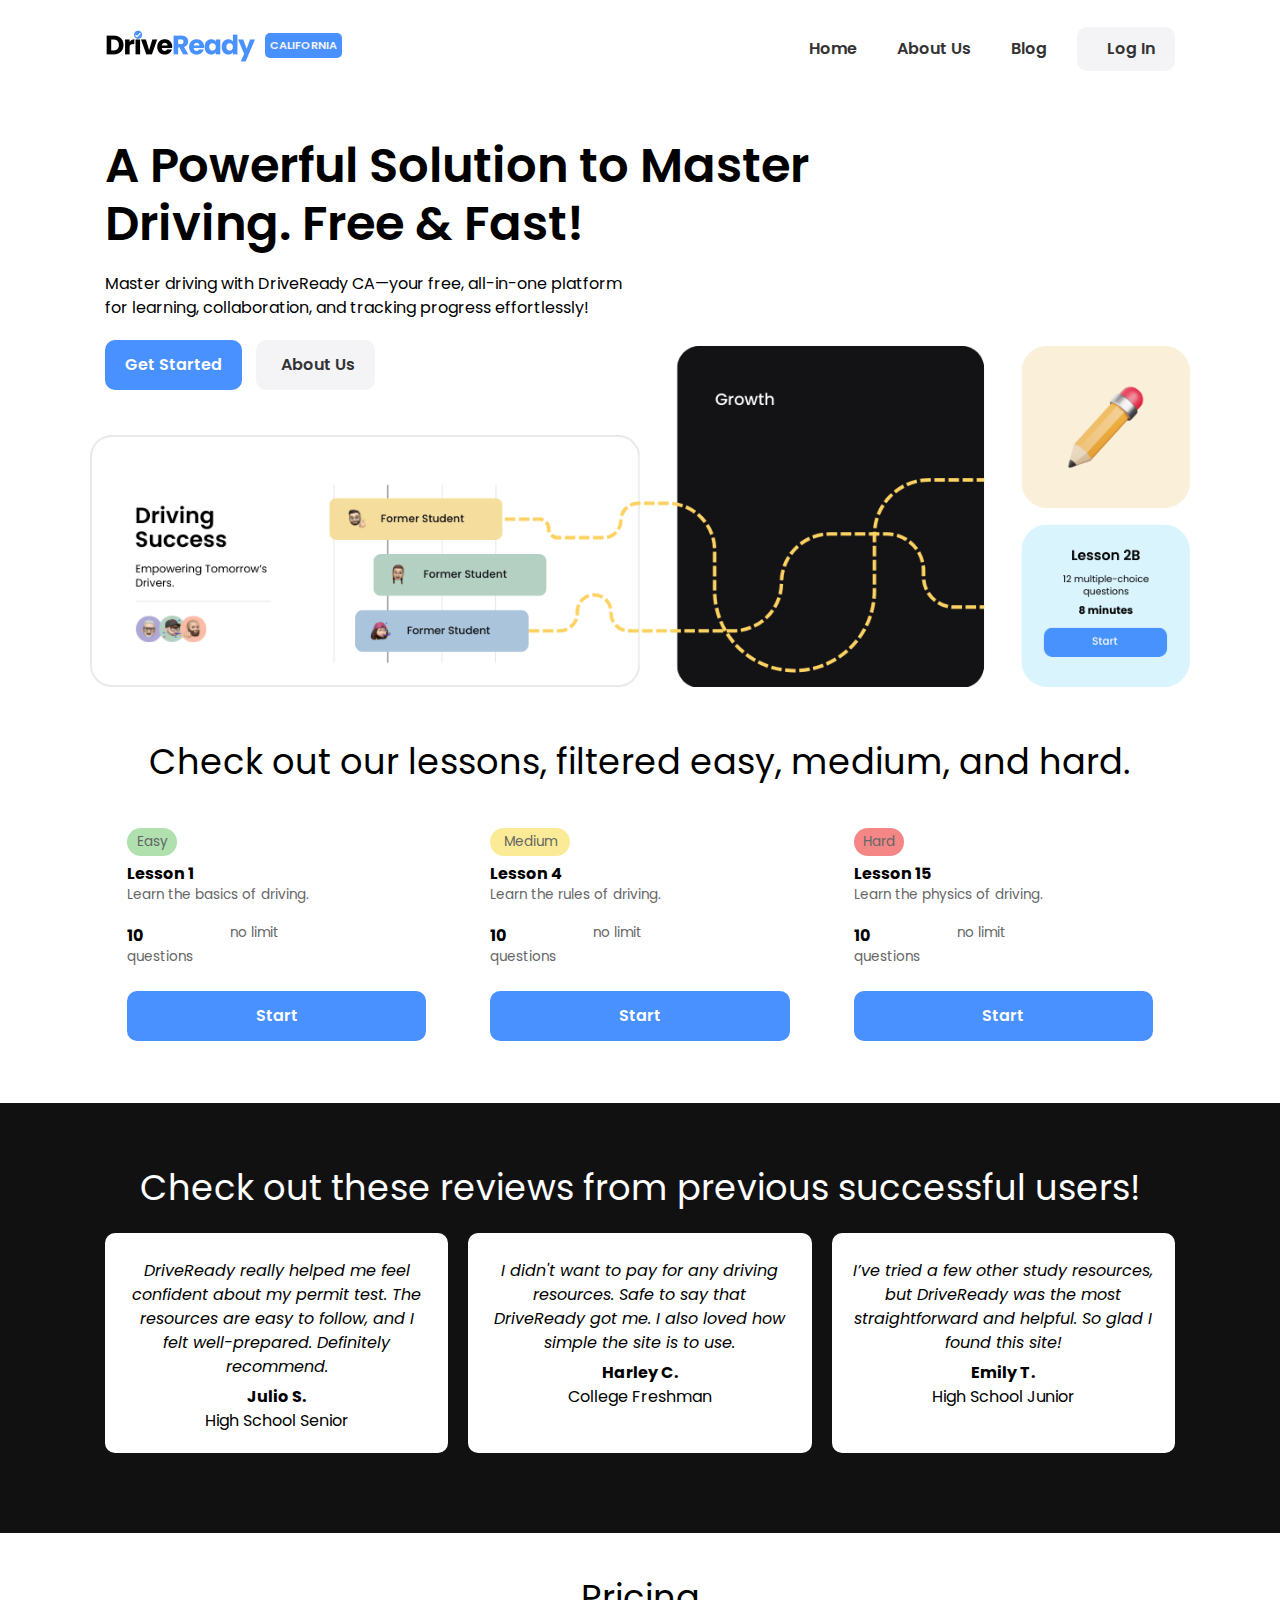
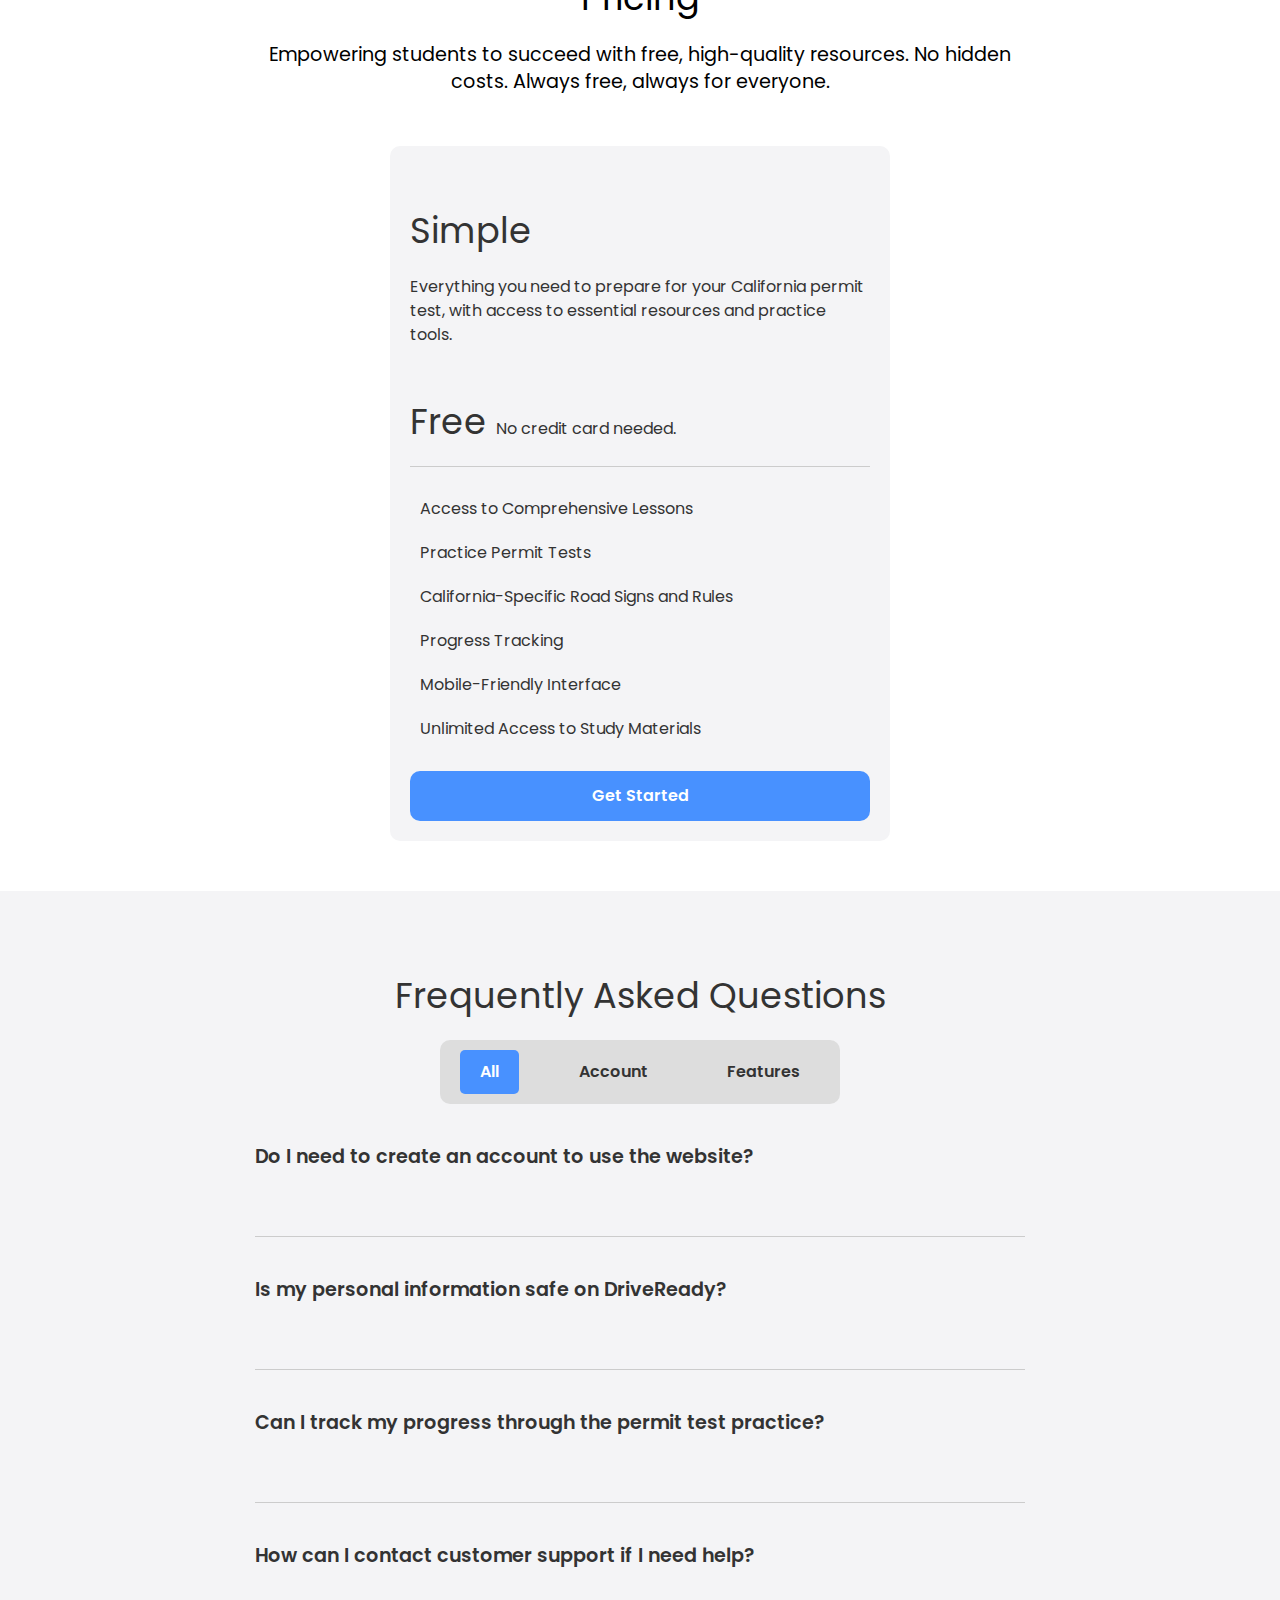
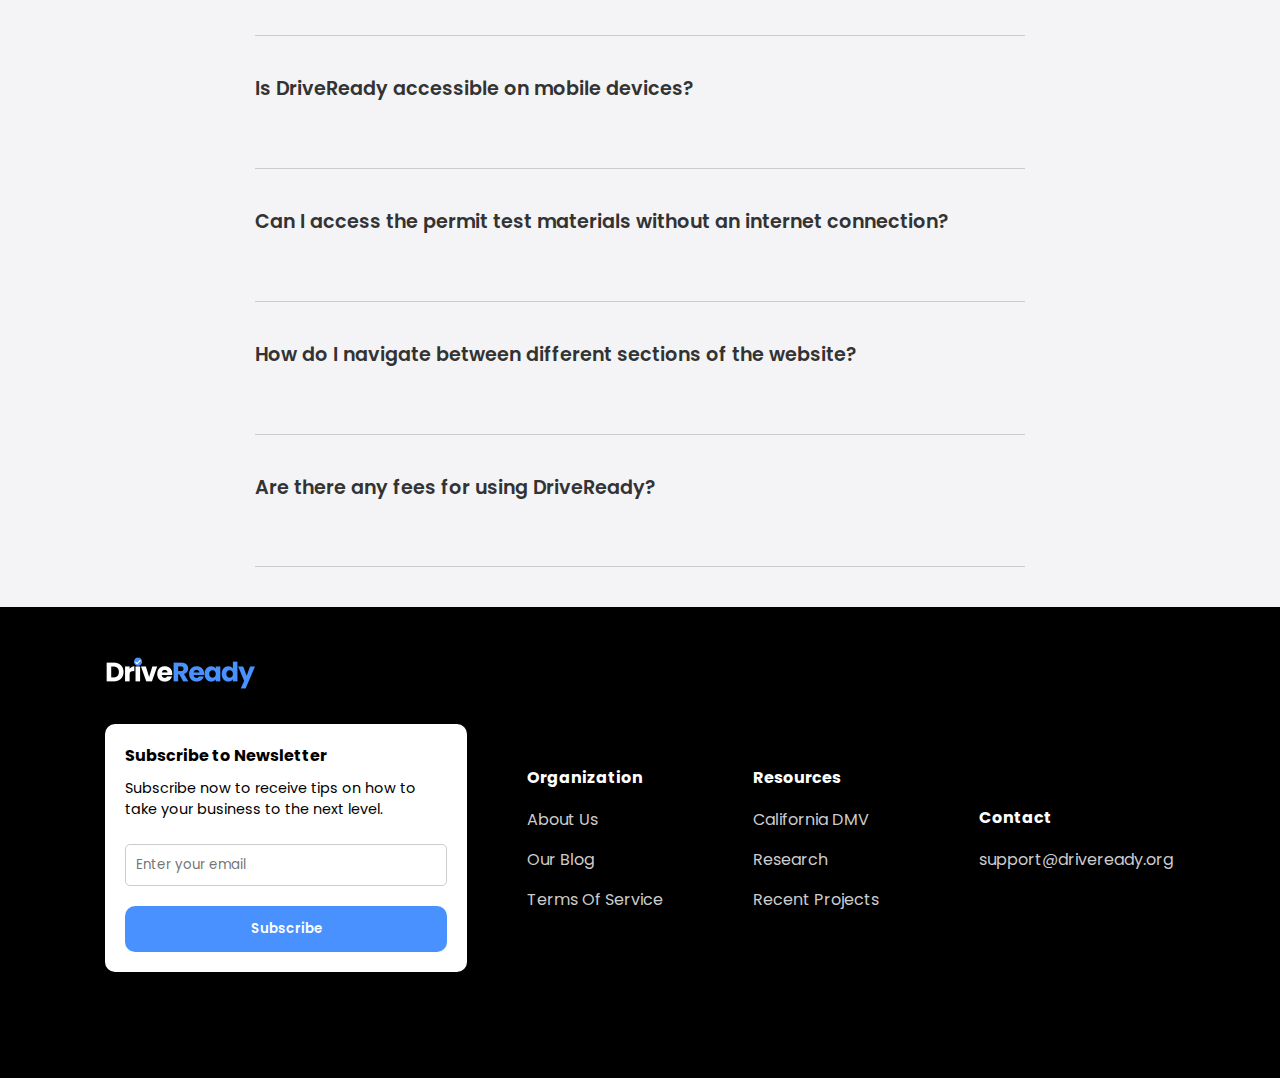
<file: index.html>
<!DOCTYPE html>
<html lang="en">
  <head>
    <meta charset="UTF-8" />
    <meta name="viewport" content="width=device-width, initial-scale=1.0" />
    <title>DriveReady</title>
    <link rel="preconnect" href="https://fonts.googleapis.com" />
    <link rel="preconnect" href="https://fonts.gstatic.com" crossorigin />
    <link href="https://fonts.googleapis.com/css2?family=Poppins:wght@300;400;600;700&display=swap" rel="stylesheet" />
    <link rel="stylesheet" href="https://cdnjs.cloudflare.com/ajax/libs/font-awesome/6.4.2/css/all.min.css" integrity="sha512-z3gLpd7yknf1YoNbCzqRKc4qyor8gaKU1qmn+CShxbuBusANI9QpRohGBreCFkKxLhei6S9CQXFEbbKuqLg0DA==" crossorigin="anonymous" referrerpolicy="no-referrer" />
    <link rel="stylesheet" href="css/style.css" />
    <link rel="shortcut icon" type="image/ico" href="images/favicon.ico" />
    <link rel="icon" type="image/ico" href="images/favicon.ico">


    <meta property="og:title" content="DriveReady CA - Empowering Students for Permit Success">
    <meta property="og:description" content="Free interactive lessons, practice tests, and progress tracking to help high school students ace their permit tests in California.">
    <meta property="og:image" content="https://driveready.org/images/logo.png">
    <meta property="og:url" content="https://www.driveready.org">
    <meta property="og:type" content="website">

    <meta name="description" content="DriveReady CA: Empowering high school students to ace their permit test with free interactive lessons, practice tests, and flexible learning. Join us today!">
    <meta name="keywords" content="DriveReady, permit test prep, California driving test, student drivers, interactive driving lessons, permit test, California permit, California drivers">
    <meta name="author" content="Simon Dekrmnjian, Narek Karapetyan">
    <title>DriveReady CA - Your Road to Permit Success</title>
    <script type="application/ld+json">
      {
        "@context": "https://schema.org",
        "@type": "EducationalOrganization",
        "name": "DriveReady CA",
        "url": "https://www.driveready.org",
        "logo": "https://driveready.org/images/logo.png",
        "sameAs": [
          "https://www.instagram.com/drivereadyorg"
        ],
        "contactPoint": {
          "@type": "ContactPoint",
          "contactType": "Customer Service",
          "email": "support@driveready.org"
        },
        "breadcrumb": {
          "@type": "BreadcrumbList",
          "itemListElement": [
            {
              "@type": "ListItem",
              "position": 1,
              "name": "Home",
              "item": "https://www.driveready.org/"
            },
            {
              "@type": "ListItem",
              "position": 2,
              "name": "About Us",
              "item": "https://www.driveready.org/about"
            }
          ]
        }
      }      
    </script>
    <script src="js/main.js" defer></script>
  </head>
  <body>
    <!-- Navigation Bar -->
    <nav class="navbar">
      <div class="home-container">
        <div class="logo">
          <a href="/">
            <img src="images/logo.png" alt="logo" style="width: 150px;" />
          </a>
          <span class="text-sm sub-logo" style="margin-top: -1px; font-size: 0.7rem; font-weight:600;"> CALIFORNIA </span>
        </div>
        <div class="main-menu">
          <ul>
            <li>
              <a href="/">Home</a>
            </li>
            <li>
              <a href="/about">About Us</a>
            </li>
            <li>
              <a href="/blog">Blog</a>
            </li>
            <li>
              <a href="/login" class="btn" href="#">
                <i class="fa fa-user"></i> Log In </a>
            </li>
          </ul>
        </div>
        <!-- Hamburger Button -->
        <button class="hamburger-button">
          <div class="hamburger-line"></div>
          <div class="hamburger-line"></div>
          <div class="hamburger-line"></div>
        </button>
        <div class="mobile-menu">
          <ul>
            <li>
              <a href="/">Home</a>
            </li>
            <li>
              <a href="/about">About Us</a>
            </li>
            <li>
              <a href="/blog">Blog</a>
            </li>
            <li>
              <a class="btn" href="/login">
                <i class="fa fa-user"></i> Log In </a>
            </li>
          </ul>
        </div>
      </div>
    </nav>
    <!--Hero-->
    <section class="hero">
      <div class="home-container">
        <div class="hero-content">
          <h1 class="hero-heading text-xxl"> A Powerful Solution to Master Driving. Free & Fast! </h1>
          <p class="hero-text"> Master driving with DriveReady CA—your free, all-in-one platform for learning, collaboration, and tracking progress effortlessly! </p>
          <div class="hero-buttons">
            <a href="register" class="btn btn-primary">Get Started</a>
            <a href="about" class="btn">
              <i class="fas fa-laptop"></i>About Us </a>
          </div>
        </div>
    </section>
    <!--Lessons Section-->
    <section class="lessons">
      <div class="home-container">
        <h3 class="text-xl text-center"> Check out our lessons, filtered easy, medium, and hard. </h3>

        <div class="lessons-grid">
          <div class="lesson-card">
            <p class="text-sm lesson-level e">Easy</p>
            <b>Lesson 1</b>
            <p>Learn the basics of driving.</p>
            <div class="lesson-information-grid"> 
              <div class="lesson-grid-item">
                <b> 10 </b> 
                <p> questions </p>
              </div>
              <div class="lesson-grid-item">
                <i class="fa-regular fa-clock"></i>
                <p> no limit </p>
              </div>
          </div>
            <a href="register" class="btn btn-card">Start</a>
          </div>
          <div class="lesson-card">
            <p class="text-sm lesson-level m">Medium</p>
            <b>Lesson 4</b>
            <p>Learn the rules of driving.</p>
            <div class="lesson-information-grid"> 
              <div class="lesson-grid-item">
                <b> 10 </b> 
                <p> questions </p>
              </div>
              <div class="lesson-grid-item">
                <i class="fa-regular fa-clock"></i>
                <p> no limit </p>
              </div>
          </div>
            <a href="register" class="btn btn-card">Start</a>
          </div>
          <div class="lesson-card">
            <p class="text-sm lesson-level h">Hard</p>
            <b>Lesson 15</b>
            <p>Learn the physics of driving.</p>
            <div class="lesson-information-grid"> 
              <div class="lesson-grid-item">
                <b> 10 </b> 
                <p> questions </p>
              </div>
              <div class="lesson-grid-item">
                <i class="fa-regular fa-clock"></i>
                <p> no limit </p>
              </div>
          </div>
            <a href="register" class="btn btn-card">Start</a>
          </div>
        </div>
    </section>

    <!--Testimonials-->
    <section class="testimonials bg-dark">
      <div class="home-container">
        <h3 class="text-xl"> Check out these reviews from previous successful users! </h3>
        <div class="testimonials-grid">
          <div class="card">
            <i class="fa-solid fa-star"></i>
            <i class="fa-solid fa-star"></i>
            <i class="fa-solid fa-star"></i>
            <i class="fa-solid fa-star"></i>
            <i class="fa-solid fa-star"></i>
            <blockquote> <i class="fa-solid fa-quote-left"></i> DriveReady really helped me feel confident about my permit test. The resources are easy to follow, and I felt well-prepared. Definitely recommend. </blockquote>
            <b>Julio S.</b>
            <p>High School Senior</p>
          </div>
          <div class="card">
            <i class="fa-solid fa-star"></i>
            <i class="fa-solid fa-star"></i>
            <i class="fa-solid fa-star"></i>
            <i class="fa-solid fa-star"></i>
            <i class="fa-solid fa-star"></i>
            <blockquote> <i class="fa-solid fa-quote-left"></i> I didn't want to pay for any driving resources. Safe to say that DriveReady got me. I also loved how simple the site is to use. </blockquote>
            <b>Harley C.</b>
            <p>College Freshman</p>
          </div>
          <div class="card">
            <i class="fa-solid fa-star"></i>
            <i class="fa-solid fa-star"></i>
            <i class="fa-solid fa-star"></i>
            <i class="fa-solid fa-star"></i>
            <i class="fa-solid fa-star"></i>
            <blockquote> <i class="fa-solid fa-quote-left"></i>I’ve tried a few other study resources, but DriveReady was the most straightforward and helpful. So glad I found this site! </blockquote>
            <b>Emily T.</b>
            <p>High School Junior</p>
          </div>
        </div>
    </section>
    <!--Pricing-->
    <section class="pricing">
      <div class="container-sm">
        <h3 class="pricing-heading text-xl text-center"> Pricing </h3>
        <p class="pricing-subheading text-md text-center"> Empowering students to succeed with free, high-quality resources. No hidden costs. Always free, always for everyone. </p>
        <div class="pricing-grid">
          <!-- Pricing Card 1 -->
          <div class="card bg-light">
            <div class="pricing-dash-card-header">
              <h4 class="pricing-header text-xl"> Simple </h4>
              <p class="pricing-card-subheading"> Everything you need to prepare for your California permit test, with access to essential resources and practice tools.</p>
              <p class="pricing-card-price">
                <span class="text-xl" style="margin-right: 5px;">Free</span> No credit card needed.
              </p>
            </div>
            <div class="pricing-card-body">
              <ul>
                <li>
                  <i class="fas fa-check"></i>Access to Comprehensive Lessons
                </li>
                <li>
                  <i class="fas fa-check"></i>Practice Permit Tests
                </li>
                <li>
                  <i class="fas fa-check"></i>California-Specific Road Signs and Rules
                </li>
                <li>
                  <i class="fas fa-check"></i>Progress Tracking
                </li>
                <li>
                  <i class="fas fa-check"></i>Mobile-Friendly Interface
                </li>
                <li>
                  <i class="fas fa-check"></i>Unlimited Access to Study Materials
                </li>
              </ul>
              <a class="btn btn-primary btn-block" href="register"> Get Started</a>
            </div>
          </div>
          <!-- Pricing Card 2 
          <div class="card bg-black">
            <div class="pricing-dash-card-header">
              <h4 class="pricing-header text-xl"> Premium </h4>
              <p class="pricing-card-subheading"> Keep track of your contacts, gain valuable insights, analyse live data and performance metrics </p>
              <p class="pricing-card-price">
                <span class="text-xl">£49</span> /month
              </p>
            </div>
            <div class="pricing-card-body">
              <p>Everything from the free plan plus:</p>
              <ul>
                <li>
                  <i class="fas fa-check"></i>Data-driven decisions
                </li>
                <li>
                  <i class="fas fa-check"></i>Data visualisation
                </li>
                <li>
                  <i class="fas fa-check"></i>Schedule appointments
                </li>
                <li>
                  <i class="fas fa-check"></i>Store and organise contact information
                </li>
              </ul>
              <div class="btn btn-primary btn-block">Get Started</div>
            </div>
          </div>
        </div>
      </div>a
      <div class="pricing-footer text-center">All prices are in USD and charged per month with applicable taxes added at checkout.</div>
      </div>
      -->
    </section>
    <!-- FAQ -->
    <section class="faq bg-light">
      <div class="container-sm">
        <h3 class="text-xl text-center">Frequently Asked Questions </h3>
        <ul class="faq-menu">
          <li data-group="all" class="active">All</li>
          <li data-group="account" >Account</li>
          <li data-group="features">Features</li>
        </ul>
       
        <!-- All faq-content -->
        <div class="faq-content active" data-group="all">
        </div>

        <!-- account faq-content -->
        <div class="faq-content active" data-group="account">
          <div class="faq-group">
            <div class="faq-group-header">
              <h4 class="text-md"> Do I need to create an account to use the website? </h4>
              <i class="fas fa-plus"></i>
            </div>
            <div class="faq-group-body">
              <p> Yes, creating an account is necessary to use the website. It allows you to track your progress and access all available features. </p>
            </div>
          </div>
          <div class="faq-group">
            <div class="faq-group-header">
              <h4 class="text-md"> Is my personal information safe on DriveReady? </h4>
              <i class="fas fa-plus"></i>
            </div>
            <div class="faq-group-body">
              <p> Yes, we take privacy and security seriously. We use encryption to protect your personal information and ensure your data is kept secure.</p>
            </div>
          </div>
          <div class="faq-group">
            <div class="faq-group-header">
              <h4 class="text-md"> Can I track my progress through the permit test practice?</h4>
              <i class="fas fa-plus"></i>
            </div>
            <div class="faq-group-body">
              <p> Yes, your progress is automatically saved. You can view your test history and track areas where you need improvement in your account dashboard. </p>
            </div>
          </div>
          <div class="faq-group">
            <div class="faq-group-header">
              <h4 class="text-md"> How can I contact customer support if I need help?</h4>
              <i class="fas fa-plus"></i>
            </div>
            <div class="faq-group-body">
              <p> You can contact customer support by emailing us directly at support@driveready.org. We’re here to help! </p>
            </div>
          </div>
        </div>

        <!-- features faq-content -->
        <div class="faq-content active" data-group="features">
          <div class="faq-group">
            <div class="faq-group-header">
              <h4 class="text-md"> Is DriveReady accessible on mobile devices? </h4>
              <i class="fas fa-plus"></i>
            </div>
            <div class="faq-group-body">
              <p>Yes, our website is fully optimized for mobile devices, allowing you to access it easily from your smartphone or tablet. </p>
            </div>
          </div>
          <div class="faq-group">
            <div class="faq-group-header">
              <h4 class="text-md"> Can I access the permit test materials without an internet connection? </h4>
              <i class="fas fa-plus"></i>
            </div>
            <div class="faq-group-body">
              <p> No, the test materials are only accessible while connected to the internet. </p>
            </div>
          </div>
          <div class="faq-group">
            <div class="faq-group-header">
              <h4 class="text-md"> How do I navigate between different sections of the website? </h4>
              <i class="fas fa-plus"></i>
            </div>
            <div class="faq-group-body">
              <p> You can easily navigate using the main menu at the top of the website. Simply sign-up and then you will be redirected to an interactive dashboard, where you can access lessons and tests. </p>
            </div>
          </div>
          <div class="faq-group">
            <div class="faq-group-header">
              <h4 class="text-md"> Are there any fees for using DriveReady? </h4>
              <i class="fas fa-plus"></i>
            </div>
            <div class="faq-group-body">
              <p> DriveReady is completely free as we are a non-profit organization that aims to help students with free and high-quality resources. </p>
            </div>
          </div>
        </div>
      </div>
      </div>
      </div>
    </section>

    <!-- Footer -->
    <footer class="footer bg-black">
      <div class="home-container">
        <div class="footer-grid">
          <div>
            <a href="/">
              <img src="images/logo-white.png" alt="logo" style="width: 150px;"/>
            </a>
            <div class="card">
              <h4>Subscribe to Newsletter</h4>
              <p class="text-sm"> Subscribe now to receive tips on how to take your business to the next level. </p>
              <form>
                <input type="email" id="email" placeholder="Enter your email" />
                <button type="submit" class="btn btn-primary btn-block"> Subscribe </button>
              </form>
            </div>
            <i class="fab fa-linkedin"></i>
            <i class="fab fa-twitter"></i>
          </div>
          <div>
            <h4>Organization</h4>
            <ul>
              <li>
                <a href="/about">About Us</a>
              </li>
              <li>
                <a href="/blog">Our Blog</a>
              </li>
              <li>
                <a href="/terms">Terms Of Service</a>
              </li>
            </ul>
          </div>
          <div>
            <h4>Resources</h4>
            <ul>
              <li>
                <a href="https://www.dmv.ca.gov/portal/">California DMV</a>
              </li>
              <li>
                <a href="#">Research</a>
              </li>
              <li>
                <a href="#">Recent Projects</a>
              </li>
            </ul>
          </div>
          <div>
            <h4>Contact</h4>
            <ul>
              <li>
                <a href="#">support@driveready.org</a>
              </li>
            </ul>
          </div>
        </div>
      </div>
    </footer>
    </section>
  </body>
</html>
</file>
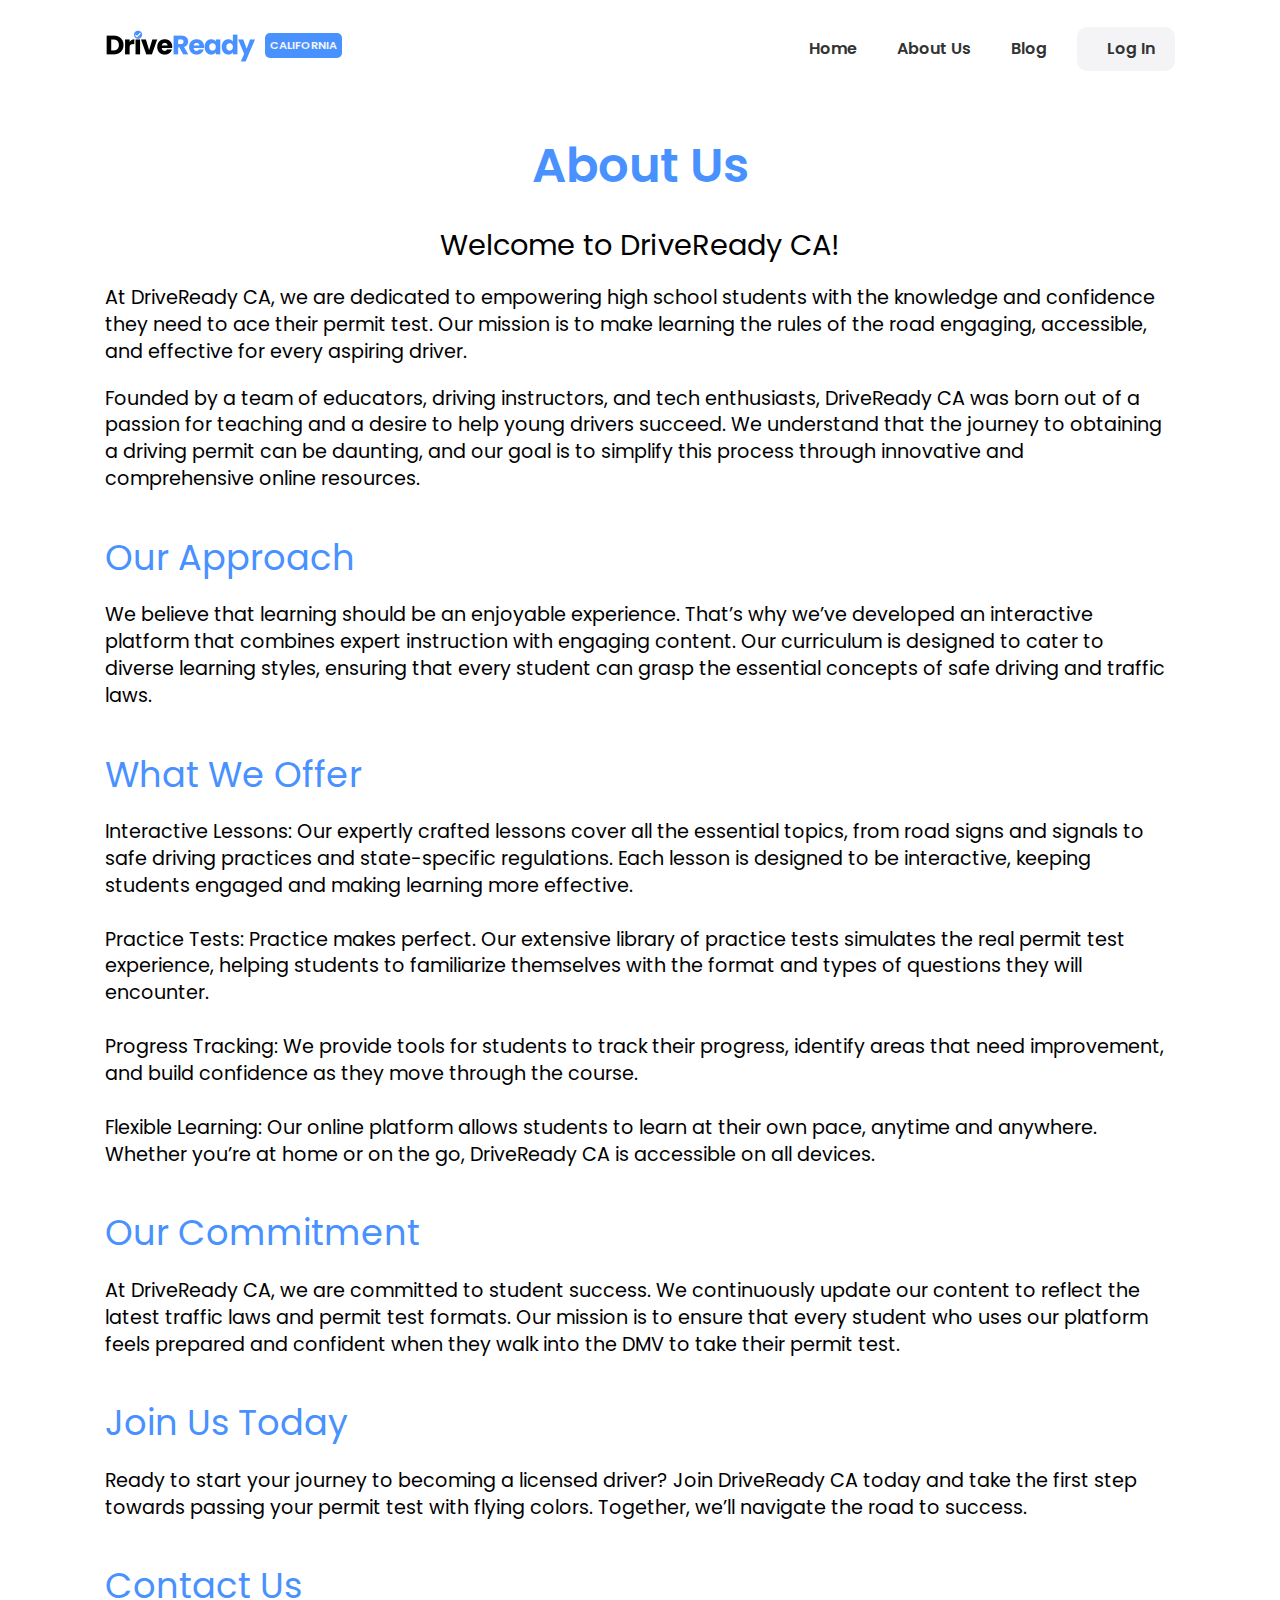
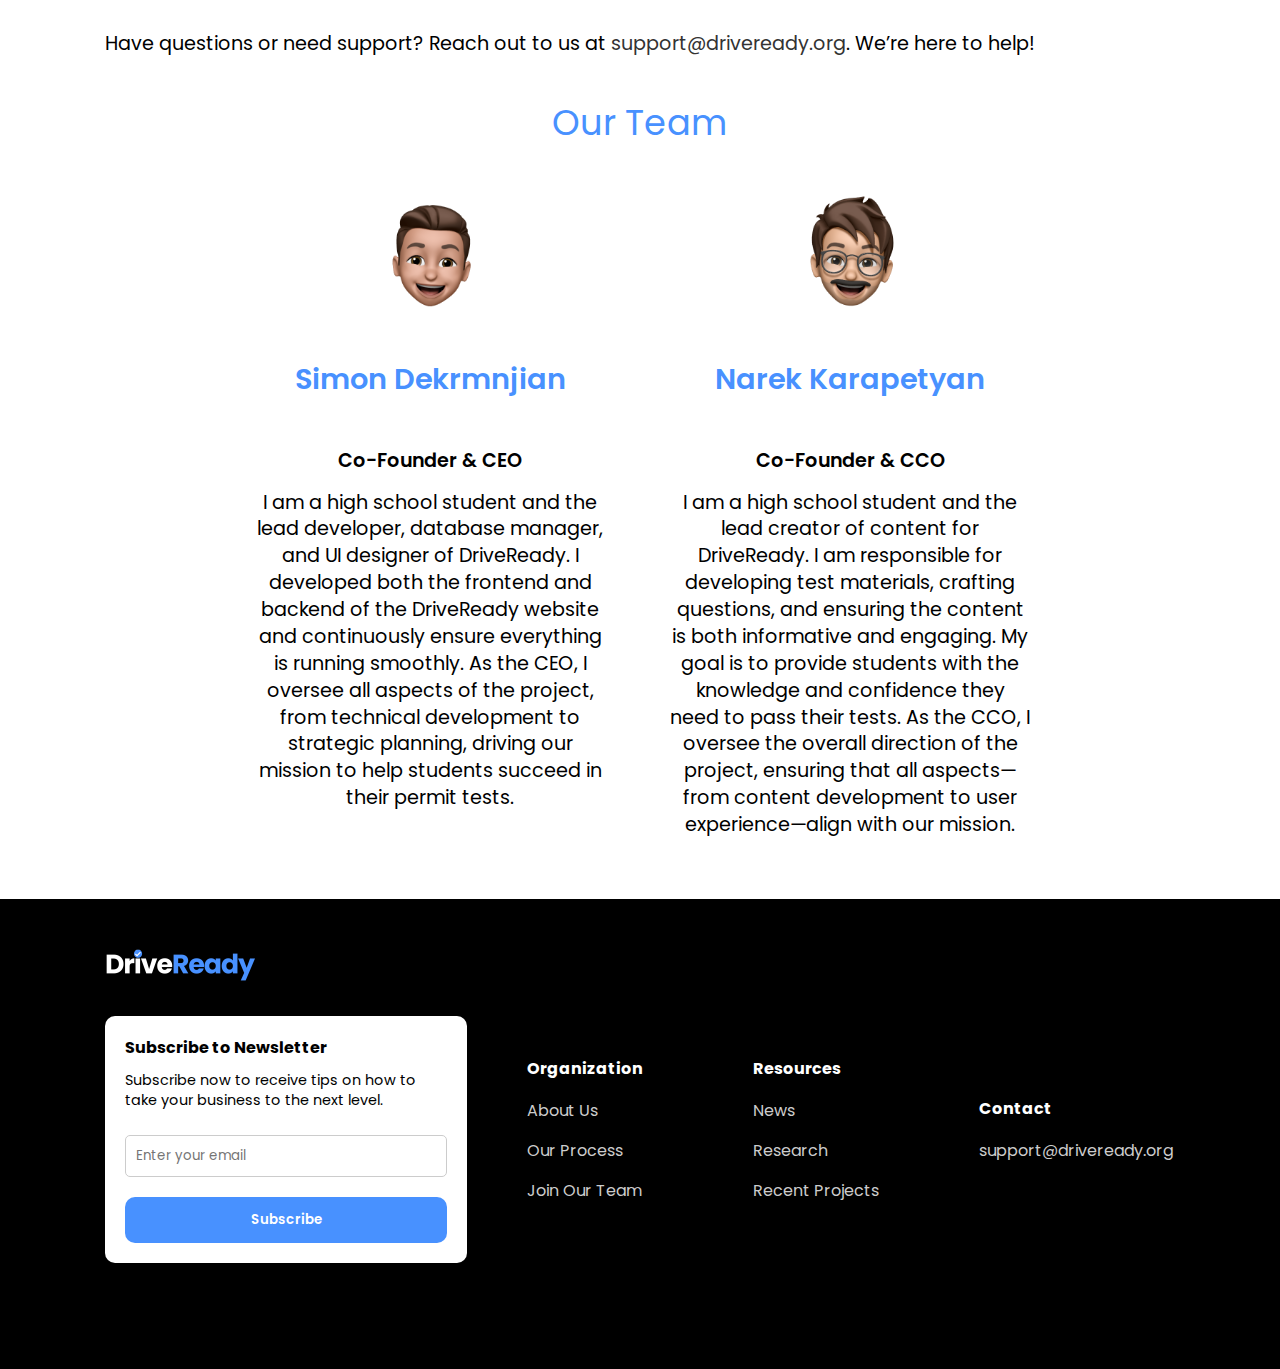
<file: about.html>
<!DOCTYPE html>
<html lang="en">
  <head>
    <meta charset="UTF-8" />
    <meta name="viewport" content="width=device-width, initial-scale=1.0" />
    <title>DriveReady - About Us</title>
    <link rel="preconnect" href="https://fonts.googleapis.com" />
    <link rel="preconnect" href="https://fonts.gstatic.com" crossorigin />
    <link href="https://fonts.googleapis.com/css2?family=Poppins:wght@300;400;600;700&display=swap" rel="stylesheet" />
    <link rel="stylesheet" href="https://cdnjs.cloudflare.com/ajax/libs/font-awesome/6.4.2/css/all.min.css" integrity="sha512-z3gLpd7yknf1YoNbCzqRKc4qyor8gaKU1qmn+CShxbuBusANI9QpRohGBreCFkKxLhei6S9CQXFEbbKuqLg0DA==" crossorigin="anonymous" referrerpolicy="no-referrer" />
    <link rel="stylesheet" href="css/style.css" />
    <link rel="shortcut icon" href="images/favicon.ico" type="image/x-icon" />
  </head>
  <body>
    <!-- Navigation Bar -->
    <nav class="navbar">
      <div class="home-container">
        <div class="logo">
          <a href="/">
            <img src="images/logo.png" alt="logo" style="width: 150px;" />
          </a>
          <span class="text-sm sub-logo" style="margin-top: -1px; font-size: 0.7rem; font-weight:600;"> CALIFORNIA </span>
        </div>
        <div class="main-menu">
          <ul>
            <li>
              <a href="/">Home</a>
            </li>
            <li>
              <a href="/about">About Us</a>
            </li>
            <li>
              <a href="/blog">Blog</a>
            </li>
            <li>
              <a href="/login" class="btn">
                <i class="fa fa-user"></i> Log In </a>
            </li>
          </ul>
        </div>
        <!-- Hamburger Button -->
        <button class="hamburger-button">
          <div class="hamburger-line"></div>
          <div class="hamburger-line"></div>
          <div class="hamburger-line"></div>
        </button>
        <div class="mobile-menu">
          <ul>
            <li>
              <a href="/">Home</a>
            </li>
            <li>
              <a href="/about">About Us</a>
            </li>
            <li>
              <a href="#">Blog</a>
            </li>
            <li>
              <a class="btn" href="/login">
                <i class="fa fa-user"></i> Log In </a>
            </li>
          </ul>
        </div>
      </div>
    </nav>

    <!-- About Us Section -->
    <section class="about-us">
      <div class="home-container">
        <h1 class="text-xxl text-center text-main">About Us</h1>
        <p class="text-lg text-center">Welcome to DriveReady CA!</p>
        <div class="about-content">
          <p class="text-md">At DriveReady CA, we are dedicated to empowering high school students with the knowledge and confidence they need to ace their permit test. Our mission is to make learning the rules of the road engaging, accessible, and effective for every aspiring driver.</p>
          <p class="text-md">Founded by a team of educators, driving instructors, and tech enthusiasts, DriveReady CA was born out of a passion for teaching and a desire to help young drivers succeed. We understand that the journey to obtaining a driving permit can be daunting, and our goal is to simplify this process through innovative and comprehensive online resources.</p>
          <h2 class="text-xl text-main">Our Approach</h2>
          <p class="text-md">We believe that learning should be an enjoyable experience. That’s why we’ve developed an interactive platform that combines expert instruction with engaging content. Our curriculum is designed to cater to diverse learning styles, ensuring that every student can grasp the essential concepts of safe driving and traffic laws.</p>
          <h2 class="text-xl text-main">What We Offer</h2>
          <ul p class="text-md">
            <li>Interactive Lessons: Our expertly crafted lessons cover all the essential topics, from road signs and signals to safe driving practices and state-specific regulations. Each lesson is designed to be interactive, keeping students engaged and making learning more effective.</li>
            <br>
            <li>Practice Tests: Practice makes perfect. Our extensive library of practice tests simulates the real permit test experience, helping students to familiarize themselves with the format and types of questions they will encounter.</li>
            <br>
            <li>Progress Tracking: We provide tools for students to track their progress, identify areas that need improvement, and build confidence as they move through the course.</li>
            <br>
            <li>Flexible Learning: Our online platform allows students to learn at their own pace, anytime and anywhere. Whether you’re at home or on the go, DriveReady CA is accessible on all devices.</li>
          </ul>
          <h2 class="text-xl text-main">Our Commitment</h2>
          <p class="text-md">At DriveReady CA, we are committed to student success. We continuously update our content to reflect the latest traffic laws and permit test formats. Our mission is to ensure that every student who uses our platform feels prepared and confident when they walk into the DMV to take their permit test.</p>
          <h2 class="text-xl text-main">Join Us Today</h2>
          <p class="text-md">Ready to start your journey to becoming a licensed driver? Join DriveReady CA today and take the first step towards passing your permit test with flying colors. Together, we’ll navigate the road to success.</p>
          <h2 class="text-xl text-main">Contact Us</h2>
          <p class="text-md"> Have questions or need support? Reach out to us at <a href="mailto:support@driveready.org">support@driveready.org</a>. We’re here to help!</p>
        </div>
      </div>

      <!-- Team Members Section -->
      <div class="team-members">
        <h2 class="text-xl text-main text-center">Our Team</h2>
        <div class="team-grid">
            <div class="team-card">
                <img src="images/memoji_simon.png" alt="Simon" class="team-photo">
                <h3 class="text-lg text-main">Simon Dekrmnjian</h3>
                <div class="profile-icons text-main">
                    <i class="fa-solid fa-shield" title="Founder"></i>
                    <i class="fa-solid fa-code" title="Lead Developer"></i>
                    <i class="fa-solid fa-database" title="Database Manager"></i>
                    <i class="fa-solid fa-palette" title="UI/UX Designer"></i>
                </div>
                <p class="profile-title">Co-Founder & CEO</p>
                <p class="profile-text">I am a high school student and the lead developer, database manager, and UI designer of DriveReady. I developed both the frontend and backend of the DriveReady website and continuously ensure everything is running smoothly. As the CEO, I oversee all aspects of the project, from technical development to strategic planning, driving our mission to help students succeed in their permit tests.</p>
            </div>
            <div class="team-card">
                <img src="images/memoji_narek.png" alt="Narek" class="team-photo">
                <h3 class="text-lg text-main">Narek Karapetyan</h3>
                <div class="profile-icons text-main">
                    <i class="fa-solid fa-shield" title="Founder"></i>
                    <i class="fa-solid fa-pencil" title="Content Developer"></i>
                    <i class="fa-solid fa-globe" title="Social Media Marketing Manager"></i>
                </div>
                <p class="profile-title">Co-Founder & CCO</p>
                <p class="profile-text">I am a high school student and the lead creator of content for DriveReady. I am responsible for developing test materials, crafting questions, and ensuring the content is both informative and engaging. My goal is to provide students with the knowledge and confidence they need to pass their tests. As the CCO, I oversee the overall direction of the project, ensuring that all aspects—from content development to user experience—align with our mission. </p>
            </div>
        </div>
      </div>

    <!-- Footer -->
    <footer class="footer bg-black">
      <div class="home-container">
        <div class="footer-grid">
          <div>
            <a href="/">
              <img src="images/logo-white.png" alt="logo" style="width: 150px;"/>
            </a>
            <div class="card">
              <h4>Subscribe to Newsletter</h4>
              <p class="text-sm"> Subscribe now to receive tips on how to take your business to the next level. </p>
              <form>
                <input type="email" id="email" placeholder="Enter your email" />
                <button type="submit" class="btn btn-primary btn-block"> Subscribe </button>
              </form>
            </div>
            <i class="fab fa-linkedin"></i>
            <i class="fab fa-twitter"></i>
          </div>
          <div>
            <h4>Organization</h4>
            <ul>
              <li>
                <a href="#">About Us</a>
              </li>
              <li>
                <a href="#">Our Process</a>
              </li>
              <li>
                <a href="#">Join Our Team</a>
              </li>
            </ul>
          </div>
          <div>
            <h4>Resources</h4>
            <ul>
              <li>
                <a href="#">News</a>
              </li>
              <li>
                <a href="#">Research</a>
              </li>
              <li>
                <a href="#">Recent Projects</a>
              </li>
            </ul>
          </div>
          <div>
            <h4>Contact</h4>
            <ul>
              <li>
                <a href="#">support@driveready.org</a>
              </li>
            </ul>
          </div>
        </div>
      </div>
    </footer>
    <script src="js/main.js"></script>
  </body>
</html>
</file>
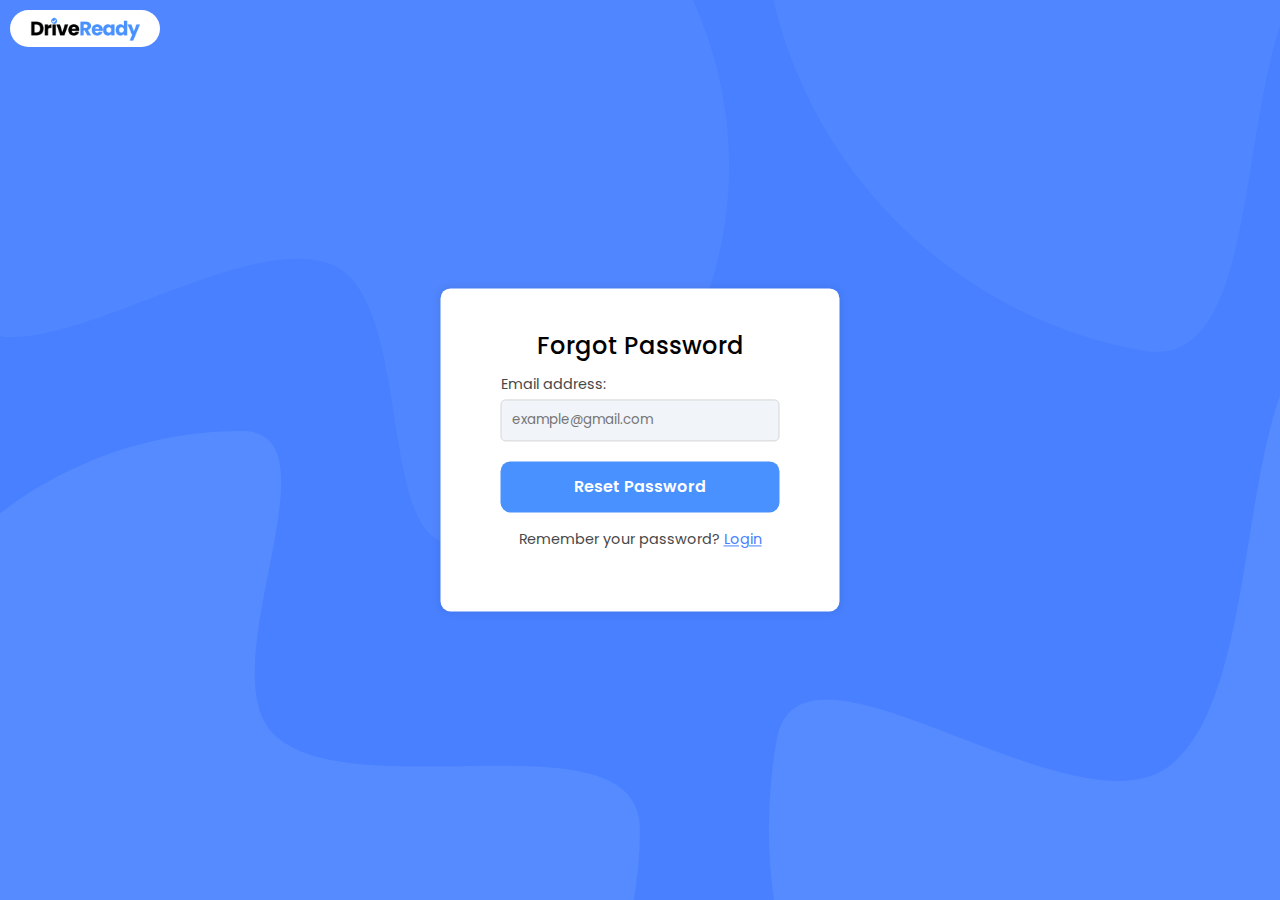
<file: forgot.html>
<!DOCTYPE html>
<html lang="en">
<head>
    <meta charset="UTF-8">
    <meta name="viewport" content="width=device-width, initial-scale=1.0">
    <title>Forgot Password - DriveReady</title>
    <link rel="preconnect" href="https://fonts.googleapis.com">
    <link rel="preconnect" href="https://fonts.gstatic.com" crossorigin>
    <link href="https://fonts.googleapis.com/css2?family=Poppins:wght@300;400;600;700&display=swap" rel="stylesheet">
    <link rel="stylesheet" href="https://cdnjs.cloudflare.com/ajax/libs/font-awesome/6.4.2/css/all.min.css" integrity="sha512-z3gLpd7yknf1YoNbCzqRKc4qyor8gaKU1qmn+CShxbuBusANI9QpRohGBreCFkKxLhei6S9CQXFEbbKuqLg0DA==" crossorigin="anonymous" referrerpolicy="no-referrer">
    <link rel="stylesheet" href="css/style.css">
    <link rel="shortcut icon" href="images/favicon.ico" type="image/x-icon">
    <script src="js/forgot.js" defer></script>
    <script src="https://js.hcaptcha.com/1/api.js" async defer></script>
</head>
<body>
    <div class="login-container">
        <a href="/">
            <img src="images/logo.png" alt="logo" style="width: 150px; background-color: #fff; padding: 0 20px; border-radius: 45px; margin: 10px;" />
        </a>
        <div class="login-form">
            <div class="login-content"> 
                <div class="text-center">
                    <h2 style="font-weight: 500;">Forgot Password</h2>
                </div>
                <form>
                    <div class="input-group">
                        <label class="text-sm text-secondary" for="email">Email address:</label>
                        <input type="email" id="email" name="email" placeholder="example@gmail.com" required>
                    </div>
                    <input type="hidden" id="hCaptchaAnswer" name="hCaptchaAnswer">
                    <div id="captcha-box">
                        <div class="h-captcha" data-sitekey="0118945c-0ffe-4032-8a6e-52904f344984" data-callback="onCaptchaSolved"></div>
                    </div>
                    <button type="submit" class="btn btn-card">Reset Password</button>
                </form>
                <div class="extra-links text-center">
                    <span class="text-sm text-secondary">
                        Remember your password?
                        <a href="/login">
                            <u>Login</u>
                        </a>
                    </span>
                </div>
            </div>
        </div>
    </div>
</body>
</html>
</file>
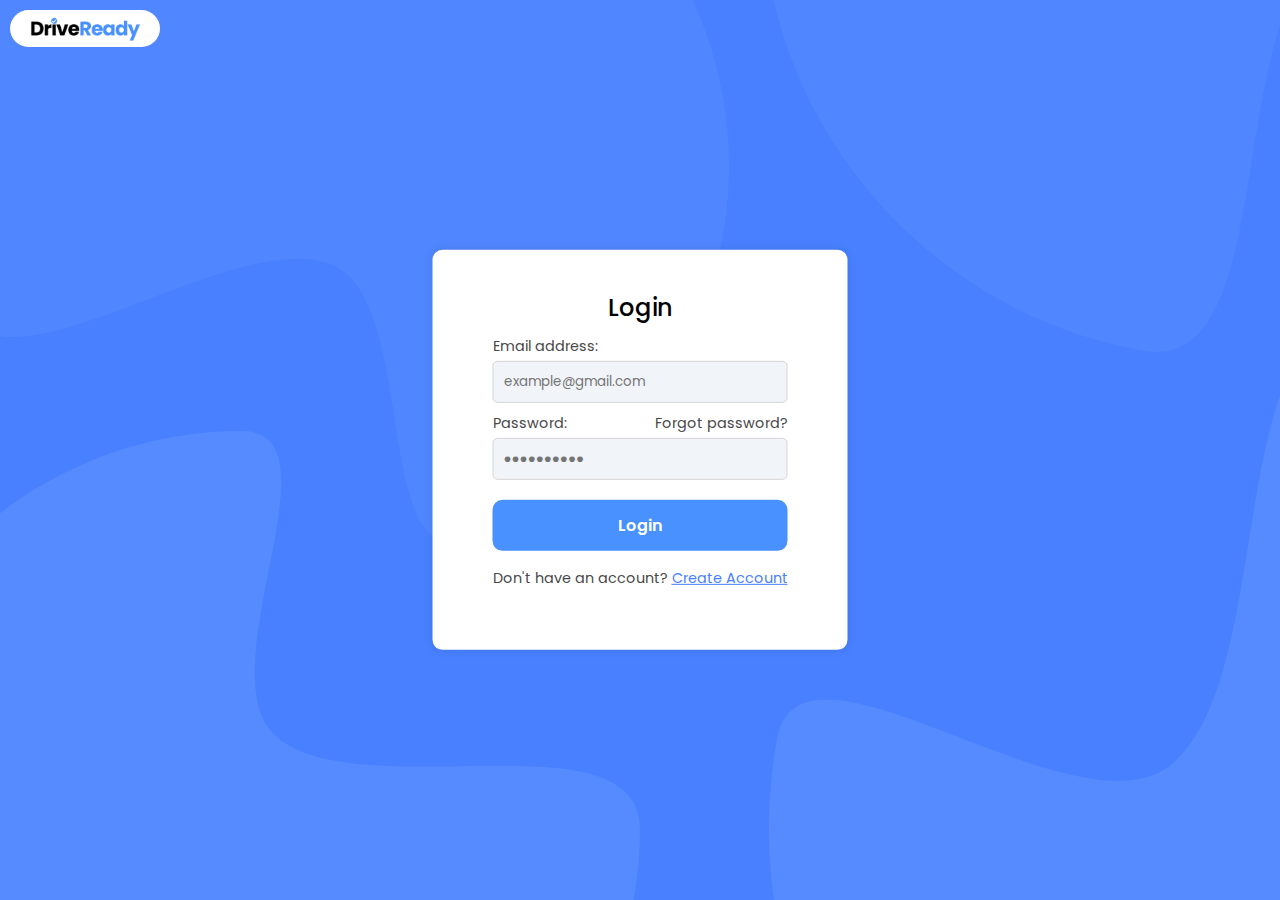
<file: login.html>
<!DOCTYPE html>
<html lang="en">
<head>
    <meta charset="UTF-8">
    <meta name="viewport" content="width=device-width, initial-scale=1.0">
    <title>Login - DriveReady</title>
    <link rel="preconnect" href="https://fonts.googleapis.com">
    <link rel="preconnect" href="https://fonts.gstatic.com" crossorigin>
    <link href="https://fonts.googleapis.com/css2?family=Poppins:wght@300;400;600;700&display=swap" rel="stylesheet">
    <link rel="stylesheet" href="https://cdnjs.cloudflare.com/ajax/libs/font-awesome/6.4.2/css/all.min.css" integrity="sha512-z3gLpd7yknf1YoNbCzqRKc4qyor8gaKU1qmn+CShxbuBusANI9QpRohGBreCFkKxLhei6S9CQXFEbbKuqLg0DA==" crossorigin="anonymous" referrerpolicy="no-referrer">
    <link rel="stylesheet" href="css/style.css">
    <link rel="shortcut icon" href="images/favicon.ico" type="image/x-icon">
    <script src="js/login.js" defer></script>
    <script src="https://js.hcaptcha.com/1/api.js" async defer></script>
</head>
<body>
    <div class="login-container">
        <a href="/">
            <img src="images/logo.png" alt="logo" style="width: 150px; background-color: #fff; padding: 0 20px; border-radius: 45px; margin: 10px;" />
        </a>
        <div class="login-form">
            <div class="login-content"> 
                <div class="text-center">
                    <h2 style="font-weight: 500;">Login</h2>
                </div>
                <form>
                    <div class="input-group">
                        <label class="text-sm text-secondary" for="email">Email address:</label>
                        <input type="text" id="email" name="email" placeholder="example@gmail.com" required>
                    </div>
                    <div class="input-group">
                        <div class="collection">
                            <label class="text-sm text-secondary" for="password">Password:</label>
                            <a class="text-sm text-secondary" href="/forgot">Forgot password?</a>
                        </div>
                        <input type="password" id="password" name="password" placeholder="●●●●●●●●●●" required>
                    </div>
                    <input type="hidden" id="hCaptchaAnswer" name="hCaptchaAnswer">
                    <div id="captcha-box">
                        <div class="h-captcha" data-sitekey="0118945c-0ffe-4032-8a6e-52904f344984" data-callback="onCaptchaSolved"></div>
                    </div>
                    <button type="submit" class="btn btn-card">Login</button>
                </form>
                <div class="extra-links text-center">
                    <span class="text-sm text-secondary">Don't have an account?
                         <a href="/register">
                            <u> Create Account</u>
                        </a>
                    </span>
                </div>
            </div>
        </div>
    </div>
</body>
</html>
</file>
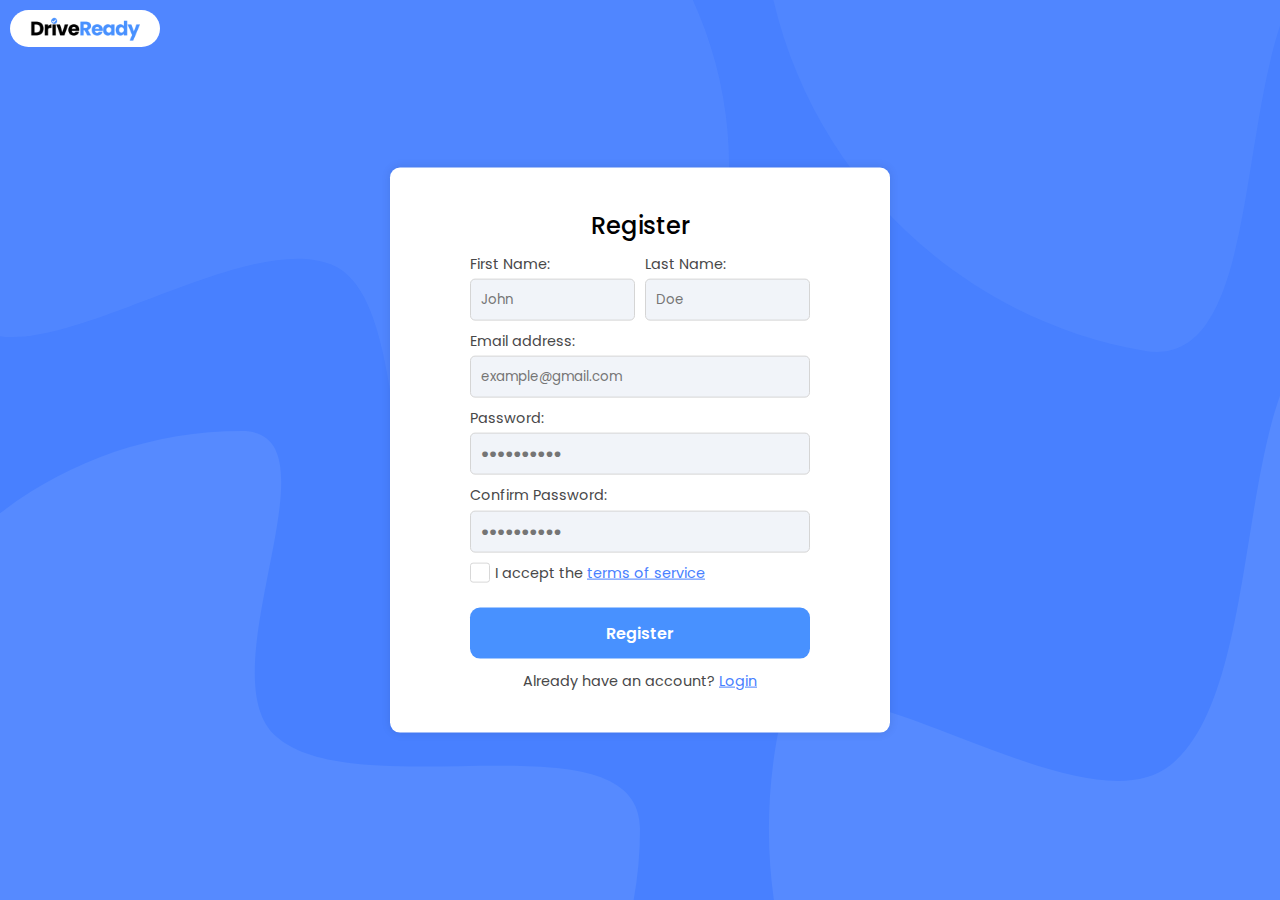
<file: register.html>
<!DOCTYPE html>
<html lang="en">
<head>
    <meta charset="UTF-8">
    <meta name="viewport" content="width=device-width, initial-scale=1.0">
    <title>Register - DriveReady</title>
    <link rel="preconnect" href="https://fonts.googleapis.com">
    <link rel="preconnect" href="https://fonts.gstatic.com" crossorigin>
    <link href="https://fonts.googleapis.com/css2?family=Poppins:wght@300;400;600;700&display=swap" rel="stylesheet">
    <link rel="stylesheet" href="https://cdnjs.cloudflare.com/ajax/libs/font-awesome/6.4.2/css/all.min.css" integrity="sha512-z3gLpd7yknf1YoNbCzqRKc4qyor8gaKU1qmn+CShxbuBusANI9QpRohGBreCFkKxLhei6S9CQXFEbbKuqLg0DA==" crossorigin="anonymous" referrerpolicy="no-referrer">
    <link rel="stylesheet" href="css/style.css">
    <link rel="shortcut icon" href="images/favicon.ico" type="image/x-icon">
    <script src="js/register.js" defer></script>
    <script src="https://js.hcaptcha.com/1/api.js" async defer></script>
</head>
<body>
    <div class="register-container">
        <a href="/">
            <img src="images/logo.png" alt="logo" style="width: 150px; background-color: #fff; padding: 0 20px; border-radius: 45px; margin: 10px;" />
        </a>
        <div class="register-form">
            <div class="register-content"> 
                <div class="text-center">
                    <h2 style="font-weight: 500;">Register</h2>
                </div>
                <form>
                    <div class="input-group-2col">
                        <div class="input-group">
                            <label class="text-sm text-secondary" for="first_name">First Name:</label>
                            <input type="text" id="first_name" name="first_name" placeholder="John" required>
                        </div>
                        <div class="input-group">
                            <label class="text-sm text-secondary" for="last_name">Last Name:</label>
                            <input type="text" id="last_name" name="last_name" placeholder="Doe" required>
                        </div>
                    </div>
                    <div class="input-group">
                        <label class="text-sm text-secondary" for="email">Email address:</label>
                        <input type="email" id="email" name="email" placeholder="example@gmail.com" required>
                    </div>
                    <div class="input-group">
                        <label class="text-sm text-secondary" for="password">Password:</label>
                        <input type="password" id="password" name="password" placeholder="●●●●●●●●●●" required>
                    </div>
                    <div class="input-group">
                        <label class="text-sm text-secondary" for="confirm_password">Confirm Password:</label>
                        <input type="password" id="confirm_password" name="confirm_password" placeholder="●●●●●●●●●●" required>
                    </div>
                    <div class="input-group-check text-secondary">
                        <input type="checkbox" id="terms" name="terms" required>
                        <label class="text-secondary" for="terms">I accept the 
                            <a href="/terms">
                                <u>terms of service</u>
                            </a>
                        </label>
                    </div>
                    <input type="hidden" id="hCaptchaAnswer" name="hCaptchaAnswer">
                    <div id="captcha-box">
                        <div class="h-captcha" data-sitekey="0118945c-0ffe-4032-8a6e-52904f344984" data-callback="onCaptchaSolved"></div>
                    </div>
                    <button type="submit" class="btn btn-card">Register</button>
                </form>
                <div class="extra-links text-center">
                    <span class="text-sm text-secondary">Already have an account?
                         <a href="/login">
                            <u>Login</u>
                        </a>
                    </span>
                </div>
            </div>
        </div>
    </div>
</body>
</html>
</file>
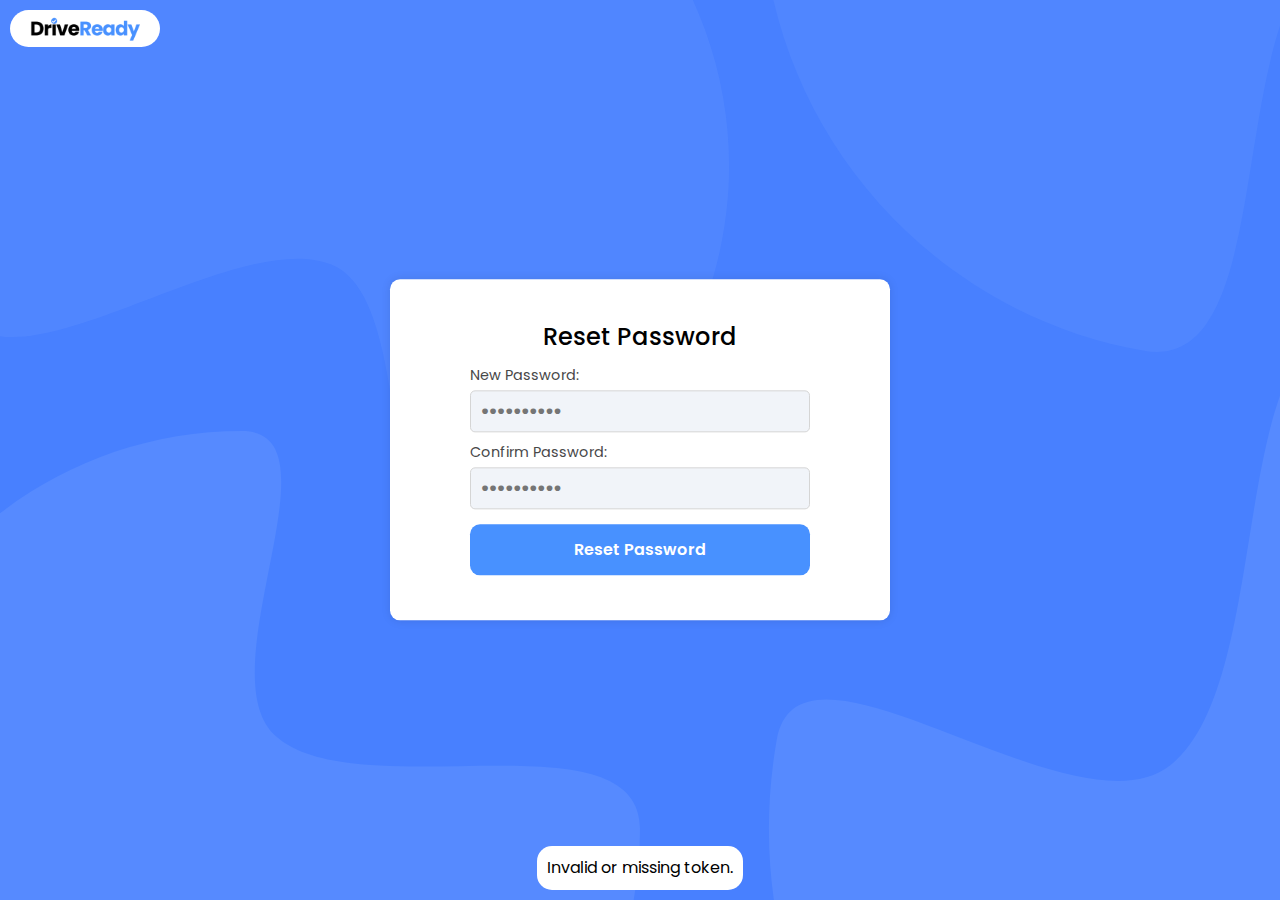
<file: reset.html>
<!DOCTYPE html>
<html lang="en">
<head>
    <meta charset="UTF-8">
    <meta name="viewport" content="width=device-width, initial-scale=1.0">
    <title>Reset Password - DriveReady</title>
    <link rel="preconnect" href="https://fonts.googleapis.com">
    <link rel="preconnect" href="https://fonts.gstatic.com" crossorigin>
    <link href="https://fonts.googleapis.com/css2?family=Poppins:wght@300;400;600;700&display=swap" rel="stylesheet">
    <link rel="stylesheet" href="https://cdnjs.cloudflare.com/ajax/libs/font-awesome/6.4.2/css/all.min.css" integrity="sha512-z3gLpd7yknf1YoNbCzqRKc4qyor8gaKU1qmn+CShxbuBusANI9QpRohGBreCFkKxLhei6S9CQXFEbbKuqLg0DA==" crossorigin="anonymous" referrerpolicy="no-referrer">
    <link rel="stylesheet" href="css/style.css">
    <link rel="shortcut icon" href="images/favicon.ico" type="image/x-icon">
    <script src="js/reset.js" defer></script>
</head>
<body>
    <div class="reset-container">
        <a href="/">
            <img src="images/logo.png" alt="logo" style="width: 150px; background-color: #fff; padding: 0 20px; border-radius: 45px; margin: 10px;" />
        </a>
        <div class="reset-form">
            <div class="reset-content">
                <form>
                    <div class="text-center">
                        <h2 style="font-weight: 500;">Reset Password</h2>
                    </div>
                    <div class="input-group">
                        <label class="text-sm text-secondary" for="password">New Password:</label>
                        <input type="password" id="password" name="password" placeholder="●●●●●●●●●●" required>
                    </div>
                    <div class="input-group">
                        <label class="text-sm text-secondary" for="confirm_password">Confirm Password:</label>
                        <input type="password" id="confirm_password" name="confirm_password" placeholder="●●●●●●●●●●" required>
                    </div>
                    <button type="submit" class="btn btn-card">Reset Password</button>
                </form>
            </div>
        </div>
    </div>
</body>
</html>
</file>
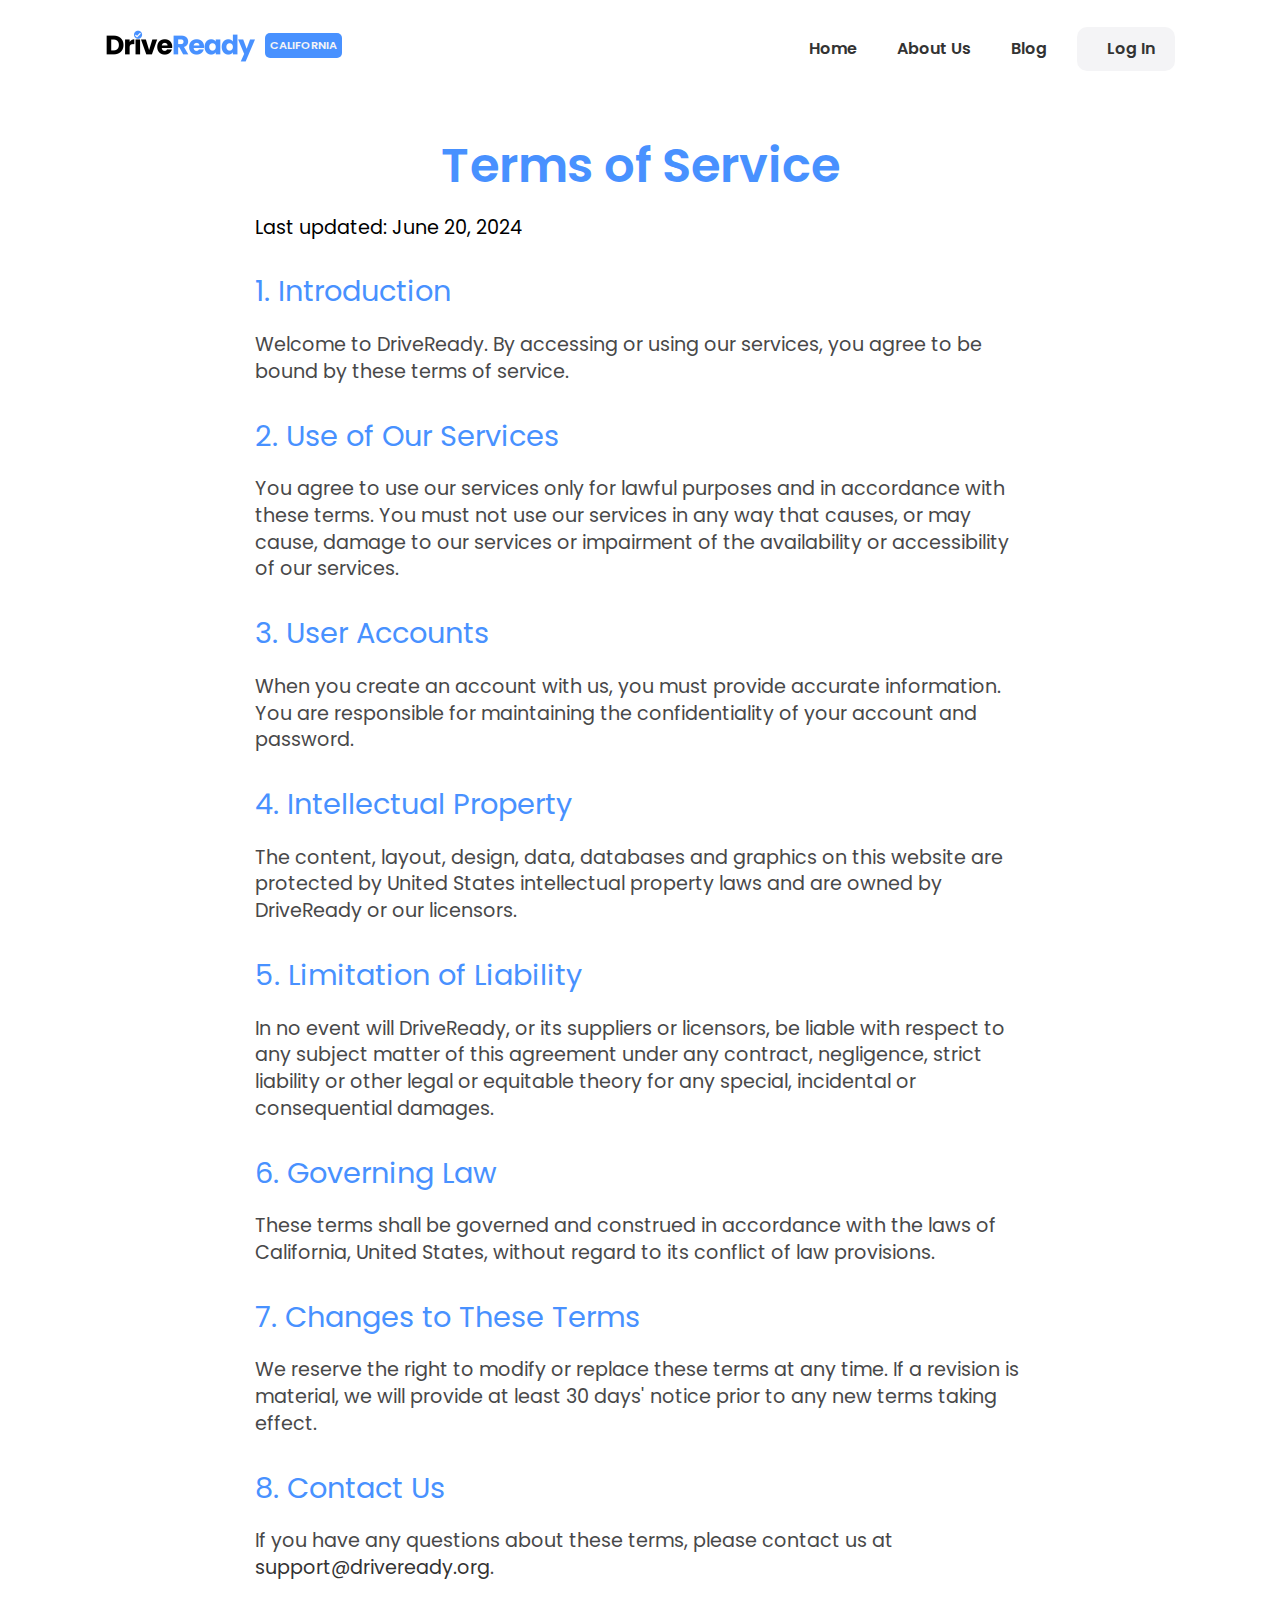
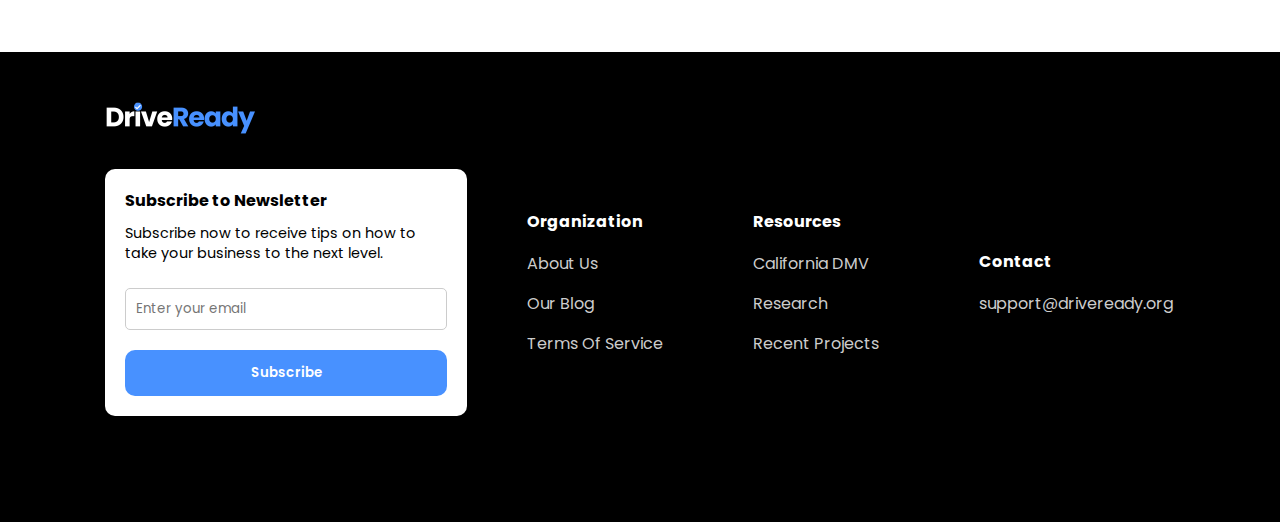
<file: terms.html>
<!DOCTYPE html>
<html lang="en">
<head>
    <meta charset="UTF-8" />
    <meta name="viewport" content="width=device-width, initial-scale=1.0" />
    <title>Terms of Service - DriveReady</title>
    <link rel="preconnect" href="https://fonts.googleapis.com" />
    <link rel="preconnect" href="https://fonts.gstatic.com" crossorigin />
    <link href="https://fonts.googleapis.com/css2?family=Poppins:wght@300;400;600;700&display=swap" rel="stylesheet" />
    <link rel="stylesheet" href="https://cdnjs.cloudflare.com/ajax/libs/font-awesome/6.4.2/css/all.min.css" integrity="sha512-z3gLpd7yknf1YoNbCzqRKc4qyor8gaKU1qmn+CShxbuBusANI9QpRohGBreCFkKxLhei6S9CQXFEbbKuqLg0DA==" crossorigin="anonymous" referrerpolicy="no-referrer" />
    <link rel="stylesheet" href="css/style.css" />
    <link rel="shortcut icon" href="images/favicon.ico" type="image/x-icon" />
</head>
<body>
    <!-- Navigation Bar -->
    <nav class="navbar">
        <div class="home-container">
            <div class="logo">
                <a href="/">
                    <img src="images/logo.png" alt="logo" style="width: 150px;" />
                </a>
                <span class="text-sm sub-logo" style="margin-top: -1px; font-size: 0.7rem; font-weight:600;"> CALIFORNIA </span>
            </div>
            <div class="main-menu">
                <ul>
                    <li><a href="/">Home</a></li>
                    <li><a href="/about">About Us</a></li>
                    <li><a href="/blog">Blog</a></li>
                    <li><a href="/login" class="btn"><i class="fa fa-user"></i> Log In </a></li>
                </ul>
            </div>
            <!-- Hamburger Button -->
            <button class="hamburger-button">
                <div class="hamburger-line"></div>
                <div class="hamburger-line"></div>
                <div class="hamburger-line"></div>
            </button>
            <div class="mobile-menu">
                <ul>
                    <li><a href="/">Home</a></li>
                    <li><a href="/about">About Us</a></li>
                    <li><a href="/blog">Blog</a></li>
                    <li><a href="/login" class="btn"><i class="fa fa-user"></i> Log In </a></li>
                </ul>
            </div>
        </div>
    </nav>
    <!-- Terms of Service Section -->
    <section class="terms">
        <div class="container-sm">
            <h1 class="text-xxl text-center text-main">Terms of Service</h1>
            <p class="text-md">Last updated: June 20, 2024</p>
            
            <h2 class="text-lg text-main">1. Introduction</h2>
            <p class="text-md text-secondary">Welcome to DriveReady. By accessing or using our services, you agree to be bound by these terms of service.</p>
            
            <h2 class="text-lg text-main">2. Use of Our Services</h2>
            <p class="text-md text-secondary">You agree to use our services only for lawful purposes and in accordance with these terms. You must not use our services in any way that causes, or may cause, damage to our services or impairment of the availability or accessibility of our services.</p>
            
            <h2 class="text-lg text-main">3. User Accounts</h2>
            <p class="text-md text-secondary">When you create an account with us, you must provide accurate information. You are responsible for maintaining the confidentiality of your account and password.</p>
            
            <h2 class="text-lg text-main">4. Intellectual Property</h2>
            <p class="text-md text-secondary">The content, layout, design, data, databases and graphics on this website are protected by United States intellectual property laws and are owned by DriveReady or our licensors.</p>
            
            <h2 class="text-lg text-main">5. Limitation of Liability</h2>
            <p class="text-md text-secondary">In no event will DriveReady, or its suppliers or licensors, be liable with respect to any subject matter of this agreement under any contract, negligence, strict liability or other legal or equitable theory for any special, incidental or consequential damages.</p>
            
            <h2 class="text-lg text-main">6. Governing Law</h2>
            <p class="text-md text-secondary">These terms shall be governed and construed in accordance with the laws of California, United States, without regard to its conflict of law provisions.</p>
            
            <h2 class="text-lg text-main">7. Changes to These Terms</h2>
            <p class="text-md text-secondary">We reserve the right to modify or replace these terms at any time. If a revision is material, we will provide at least 30 days' notice prior to any new terms taking effect.</p>
            
            <h2 class="text-lg text-main">8. Contact Us</h2>
            <p class="text-md text-secondary">If you have any questions about these terms, please contact us at <a href="mailto:support@driveready.org">support@driveready.org</a>.</p>
        </div>
    </section>
    <!-- Footer -->
    <footer class="footer bg-black">
        <div class="home-container">
            <div class="footer-grid">
                <div>
                    <a href="/">
                        <img src="images/logo-white.png" alt="logo" style="width: 150px;"/>
                    </a>
                    <div class="card">
                        <h4>Subscribe to Newsletter</h4>
                        <p class="text-sm"> Subscribe now to receive tips on how to take your business to the next level. </p>
                        <form>
                            <input type="email" id="email" placeholder="Enter your email" />
                            <button type="submit" class="btn btn-primary btn-block"> Subscribe </button>
                        </form>
                    </div>
                    <i class="fab fa-linkedin"></i>
                    <i class="fab fa-twitter"></i>
                </div>
                <div>
                    <h4>Organization</h4>
                    <ul>
                        <li><a href="/about">About Us</a></li>
                        <li><a href="/blog">Our Blog</a></li>
                        <li><a href="/terms">Terms Of Service</a></li>
                    </ul>
                </div>
                <div>
                    <h4>Resources</h4>
                    <ul>
                        <li><a href="https://www.dmv.ca.gov/portal/">California DMV</a></li>
                        <li><a href="#">Research</a></li>
                        <li><a href="#">Recent Projects</a></li>
                    </ul>
                </div>
                <div>
                    <h4>Contact</h4>
                    <ul>
                        <li><a href="mailto:support@driveready.org">support@driveready.org</a></li>
                    </ul>
                </div>
            </div>
        </div>
    </footer>
    <script src="js/main.js"></script>
  </body>
</html>
</file>
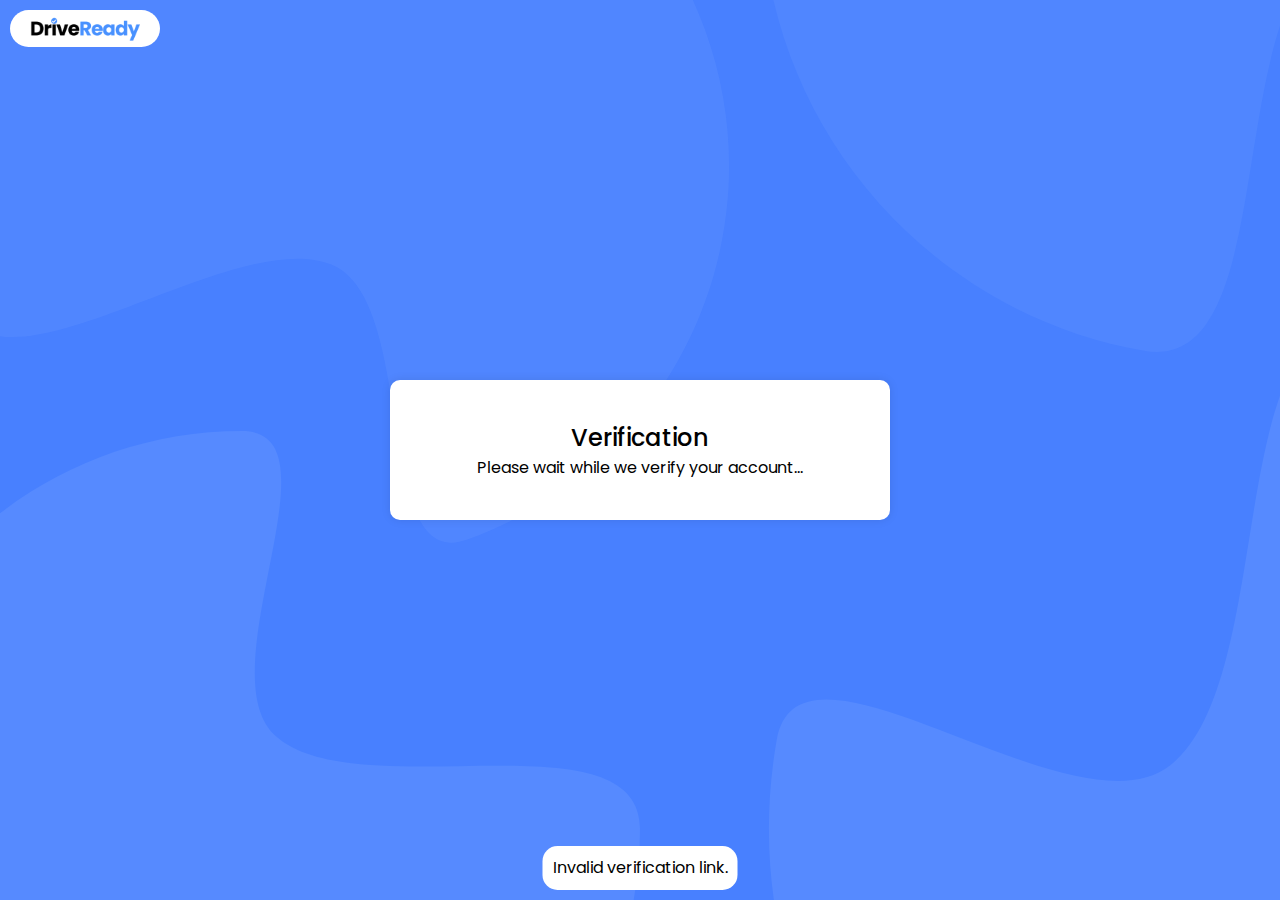
<file: verification.html>
<!DOCTYPE html>
<html lang="en">
<head>
    <meta charset="UTF-8">
    <meta name="viewport" content="width=device-width, initial-scale=1.0">
    <title>Verification - DriveReady</title>
    <link rel="preconnect" href="https://fonts.googleapis.com">
    <link rel="preconnect" href="https://fonts.gstatic.com" crossorigin>
    <link href="https://fonts.googleapis.com/css2?family=Poppins:wght@300;400;600;700&display=swap" rel="stylesheet">
    <link rel="stylesheet" href="https://cdnjs.cloudflare.com/ajax/libs/font-awesome/6.4.2/css/all.min.css" integrity="sha512-z3gLpd7yknf1YoNbCzqRKc4qyor8gaKU1qmn+CShxbuBusANI9QpRohGBreCFkKxLhei6S9CQXFEbbKuqLg0DA==" crossorigin="anonymous" referrerpolicy="no-referrer">
    <link rel="stylesheet" href="css/style.css">
    <link rel="shortcut icon" href="images/favicon.ico" type="image/x-icon">
    <script src="js/verification.js" defer></script>
</head>
<body>
    <div class="register-container">
        <a href="/">
            <img src="images/logo.png" alt="logo" style="width: 150px; background-color: #fff; padding: 0 20px; border-radius: 45px; margin: 10px;" />
        </a>
        <div class="register-form">
            <div class="register-content"> 
                <div class="text-center">
                    <h2 style="font-weight: 500;">Verification</h2>
                    <p>Please wait while we verify your account...</p>
                </div>
            </div>
        </div>
    </div>
</body>
</html>
</file>
<file: css/style.css>
* {
  box-sizing: border-box;
  font-family: "Poppins", sans-serif;
  margin: 0;
  padding: 0;
}

:root {
  --primary-color: #4891ff;
  --secondary-color: #4880ff;
  --light-color: #f4f4f6;
  --dark-color: #111;
  --text-color: #484849;
}

::-webkit-scrollbar {
  width: 6px;  
  height: 6px; 
}

::-webkit-scrollbar-track {
  background: var(--light-color); 
  border-radius: 10px; 
}

::-webkit-scrollbar-thumb {
  background: var(--primary-color); 
  border-radius: 10px; 
}

::-webkit-scrollbar-thumb:hover {
  background: var(--primary-color); 
}

::-webkit-scrollbar-button {
  display: none;
}


body {
  font-size: 16px;
  line-height: 1.5;
  background: #fff;
  overflow-x: hidden;
}

a {
  text-decoration: none;
  color: #333;
}

ul {
  list-style: none;
}

img {
  max-width: 100%;
}

/*Navbar*/
.navbar {
  background: #fff;
  padding: 20px;
}

.navbar .main-menu ul {
  display: flex;
}

.navbar ul li a {
  padding: 10px 20px;
  display: block;
  font-weight: 600;
  transition: 0.5s;
}

.navbar ul li a:hover {
  color: var(--primary-color);
}

.navbar .home-container {
  display: flex;
  justify-content: space-between;
  align-items: center;
}

.navbar ul li a i {
  margin-right: 10px;
}

.navbar ul li:last-child a {
  margin-left: 10px;
}

.navbar .logo {
  display: flex;
  justify-content: center;
  align-items: center;
  gap: 10px;
}

.sub-logo {
  padding: 5px;
  background-color: var(--primary-color);
  border-radius: 5px;
  color: var(--light-color);
  font-size: 0.9rem;
}

/* Hero */
.hero {
  margin-bottom: 50px;
}

.hero .home-container {
  background: url("../images/hero-bg.png") no-repeat;
  background-size: contain;
  background-position: center bottom;
  height: 550px;
}

.hero .hero-content {
  width: 70%;
}

.hero .hero-text {
  width: 70%;
  margin-bottom: 20px;
}

/* Lessons */
.lessons {
  margin: 40px;
}

.lessons .lessons-heading {
  width: 700px;
  margin-bottom: 40px;
}

.lessons-grid {
  display: grid;
  grid-template-columns: 1fr 1fr 1fr;
  gap: 20px;
}

.lesson-level {
  padding: 5px;
  width: 50px;
  border-radius: 20px;
  text-align: center;
}

.lesson-information-grid {
  display: grid;
  margin-top: 20px;
  margin-bottom: 20px;
  grid-template-columns: 1fr 1fr 1fr;
  /* Three columns with equal width */
  grid-gap: 10px;
  /* Adjust gap between grid items */
}

.lesson-grid-item p {
  color: #808080;
}

.e {
  background-color: #afe0ae;
  color: #54bc4b;
}

.m {
  background-color: #fbeb96;
  color: #b99a00;
  width: 80px;
}

.h {
  background-color: #f48686;
  color: #be3333;
}


/* About Us, Blog, Terms */
 .blog, .terms {
  padding-bottom: 60px;

}

.full-text {
  max-height: 0;
  overflow: hidden;
  transition: max-height 0.5s ease-in-out, padding 0.5s ease-in-out;
  padding: 0;
}

/* Team Members Section */
.team-members {
  margin: 40px 0;
  box-sizing: initial;
}

.team-grid {
  display: flex;
  flex-wrap: wrap;
  gap: 20px;
  justify-content: center;
}

.team-card {
  background-color: #fff;
  border-radius: 10px;
  padding: 20px;
  text-align: center;
  width: 400px;
}

.team-photo {
  border-radius: 50%;
  width: 150px;
  height: 150px;
  object-fit: cover;
  margin-bottom: 15px;
}

.team-card h3 {
  margin: 0;
  font-weight: 600;
}

.profile-title {
  font-weight: 550;
  font-size: 1.2rem;
  line-height: 1.4;
  margin: 15px;
}

.profile-icons {
  margin-top: 5px;
}

.profile-icons i {
  margin: 7px 2px 0 2px;
  font-size: 19px;
}

.profile-text {
  font-size: 1.2rem;
  line-height: 1.4;
  font-weight: normal;
}


/* Testimonials */
.testimonials {
  padding: 20px;
  text-align: center;
}

.testimonials .testimonials-heading {
  width: 700px;
  margin-bottom: 40px;
}

.testimonials .testimonials-grid {
  display: grid;
  grid-template-columns: 1fr 1fr 1fr;
  gap: 20px;
  margin-bottom: 60px;
}

.dash-cards-grid {
  display: grid;
  grid-template-columns: repeat(4, 1fr);
  gap: 20px;
}

.testimonials .card p:nth-child(2) {
  margin-top: 30px;
  font-weight: bold;
}

.fa-star {
  color: var(--primary-color);
}

/* Pricing */
.pricing .pricing-grid {
  display: flex;
  justify-content: center;
  grid-template-columns: repeat(1, 1fr);
  gap: 30px;
  margin: 50px 0 50px;
}

.pricing .pricing-card-subheading {
  margin-bottom: 30px;
}

.pricing .pricing-card-price {
  margin-bottom: 30px;
  padding: 20px 0;
  border-bottom: 1px solid #ccc;
}

.pricing ul {
  margin: 30px 0;
}

.pricing ul li {
  margin-bottom: 20px;
}

.pricing ul li i {
  margin-right: 10px;
}

.pricing-footer {
  margin: 30px 0;
}

/* FAQ */
.faq {
  padding: 40px 0;
}

.faq .faq-group {
  border-bottom: 1px solid #ccc;
  padding-bottom: 20px;
}

.faq .faq-group .faq-group-header {
  padding: 20px 0;
  margin-bottom: 15px;
  position: relative;
}

.faq .faq-group .faq-group-header h4 {
  font-weight: 600;
  width: 95%;
}

.faq .faq-group .faq-group-header i {
  position: absolute;
  right: 0;
  top: 35px;
  font-size: 1.3rem;
  cursor: pointer;
}

.faq-content {
  display: none;
}

.faq-content.active {
  display: block;
}

.faq .faq-group .faq-group-body {
  max-height: 0;
  overflow: hidden;
  transition: max-height 0.3s ease-in-out;
}

.faq .faq-group .faq-group-body.open {
  display: block;
  max-height: 1000px;
}

.faq ul.faq-menu {
  max-width: 400px;
  margin: auto;
  display: flex;
  justify-content: space-between;
  align-items: center;
  background-color: #ddd;
  padding: 10px 20px;
  border-radius: 10px;
  font-weight: 600;
  cursor: pointer;
  overflow: hidden;
}

.faq ul.faq-menu li {
  padding: 10px 20px;
  border-radius: 5px;
  text-align: center;
  transition: transform 0.6s ease-in-out, background-color 0.3s ease, color 0.3s ease;
}

.faq ul.faq-menu li:hover {
  transform: scale(1.05);
}

.faq ul.faq-menu li.active {
  background-color: var(--primary-color);
  color: #fff;
}

/* footer */
.footer {
  padding: 40px 0;
}

.footer h4 {
  margin-bottom: 10px;
}

.footer ul li {
  line-height: 2.5;
}

.footer a {
  color: #ccc;
}

.footer i {
  font-size: 1.5rem;
  margin-right: 10px;
}

.footer-grid {
  display: grid;
  grid-template-columns: 2fr 1fr 1fr 1fr;
  gap: 30px;
  justify-content: center;
  align-items: center;
}

.footer .card {
  margin: 20px 30px 30px 0;
}

.footer input[type="email"] {
  width: 100%;
  padding: 10px;
  border: 1px solid #ccc;
  border-radius: 5px;
  margin: 20px 0;
}

/* Utility Classes */
.home-container {
  max-width: 1100px;
  margin: 0 auto;
  padding: 0 15px;
}

.tests-container {
  display: flex;
  justify-content: center;
  align-items: center;
}

.lessons-container, .dash-container, .question-container, .tests-container, .information-container {
  padding: 40px 15px;
}

.container-sm {
  max-width: 800px;
  margin: 0 auto;
  padding: 0 15px;
}

/* Card */
.card {
  background: #fff;
  color: #000;
  border-radius: 10px;
  padding: 20px;
  max-width: 500px;
}

.card blockquote {
  margin: 6px 0 6px 0;
  font-style: italic;
}

.lesson-card {
  background: #fbfbfb;
  border-radius: 10px;
  padding: 30px;
}


.dash-container {
  width: 100%;
}

.dash-card {
  background: #fbfbfb;
  border-radius: 10px;
  padding: 20px;
  display: flex;
  justify-content: space-between;
  align-items: center;
  position: relative;
  font-family: 'Poppins', sans-serif;
}

.dash-cards-grid {
  display: grid;
  grid-template-columns: repeat(4, 1fr);
  gap: 20px;
}

.dash-card p {
  color: #333;
}

.dash-card h3 {
  margin: 10px 0;
  font-weight: 600;
  font-size: 1.3em;
  font-family: 'Poppins', sans-serif;
}

.dash-card .icon-container {
  display: flex;
  justify-content: center;
  align-items: center;
  border-radius: 50%;
  padding: 10px;
  height: 50px;
  width: 50px;
}

.dash-card i {
  font-size: 1.4em;
}

.chart-container {
  background: #fbfbfb;
  border-radius: 10px;
  width: 100%;
  height: 350px;
  margin: 0 auto;
  margin-top: 20px;
  font-family: 'Poppins', sans-serif;
  padding: 10px;
  padding-bottom: 80px;
}

.chart-container p {
  font-size: 1.2rem;
  line-height: 1.4;
  font-weight: normal;
  margin: 10px 0 10px;
}

canvas {
  display: block;
  width: 100% !important;
  height: 100% !important;
}

/* Individual card styles */
.dash-card.total-user .icon-container {
  background-color: #e0e0ff;
}

.dash-card.total-user i {
  color: #5f5fff;
}

.dash-card.completed-tests .icon-container {
  background-color: #ffe0e0;
}

.dash-card.completed-tests i {
  color: #ff5f5f;
}

.dash-card.active-tests .icon-container {
  background-color: #D9F7E8;
}

.dash-card.active-tests i {
  color: #48D990;
}

.dash-card.completed-lessons .icon-container {
  background-color: #FFF4D7;
}

.dash-card.completed-lessons i {
  color: #FFC53C;
}

/* Enhanced Dashboard Sections */
.progress-section, .activity-section {
  margin-top: 30px;
  background: #fbfbfb;
  border-radius: 15px;
  padding: 25px;
}

.progress-section h3, .activity-section h3 {
  margin-bottom: 20px;
  color: #333;
  font-weight: 600;
  font-size: 1.2em;
}

/* Progress Cards */
.progress-cards {
  display: grid;
  grid-template-columns: repeat(auto-fit, minmax(300px, 1fr));
  gap: 20px;
}

.progress-card {
  background: #fff;
  border-radius: 12px;
  padding: 20px;
  display: flex;
  justify-content: space-between;
  align-items: center;
}

.progress-info h4 {
  color: #333;
  font-weight: 600;
  margin-bottom: 10px;
}

.progress-bar {
  width: 100%;
  height: 8px;
  background: #e0e0e0;
  border-radius: 4px;
  overflow: hidden;
  margin-bottom: 8px;
}

.progress-fill {
  height: 100%;
  background: linear-gradient(90deg, #4891ff, #4880ff);
  border-radius: 4px;
  transition: width 0.5s ease;
  width: 0%;
}

.progress-text {
  color: #666;
  font-size: 0.9em;
}

.score-display {
  margin-bottom: 8px;
}

.score-number {
  font-size: 2em;
  font-weight: 700;
  color: #4891ff;
}

.progress-icon {
  width: 50px;
  height: 50px;
  border-radius: 50%;
  display: flex;
  align-items: center;
  justify-content: center;
  background: linear-gradient(135deg, #4891ff, #4880ff);
  color: white;
  font-size: 1.2em;
}

/* Activity Section */
.activity-list {
  max-height: 300px;
  overflow-y: auto;
}

.activity-item {
  display: flex;
  align-items: center;
  padding: 15px;
  background: #fff;
  border-radius: 10px;
  margin-bottom: 10px;
}

.activity-icon {
  width: 40px;
  height: 40px;
  border-radius: 50%;
  display: flex;
  align-items: center;
  justify-content: center;
  margin-right: 15px;
  background: #f0f0f0;
  color: #666;
}

.activity-content p {
  margin: 0;
  color: #333;
  font-size: 0.95em;
}

/* Officer Bob Chat Tab Styles */
.chat-tab {
    position: fixed;
    bottom: 2rem;
    right: 2rem;
    width: 350px;
    height: 500px;
    background: #ffffff;
    border-radius: 16px;
    transition: all 0.3s ease;
    z-index: 1000;
    display: flex;
    flex-direction: column;
    border: 1px solid #e5e7eb;
    transform: translateY(100%) scale(0.9);
    opacity: 0;
    visibility: hidden;
}

.chat-tab.open {
    transform: translateY(0) scale(1);
    opacity: 1;
    visibility: visible;
}

.chat-tab.minimized {
    height: 60px;
}

.chat-tab.minimized .chat-tab-content {
    display: none;
}

.chat-tab.minimized .chat-tab-title .chat-title-text {
    display: none;
}

.chat-tab-header {
    display: flex;
    justify-content: space-between;
    align-items: center;
    padding: 1rem;
    background: linear-gradient(135deg, #4891ff 0%, #4880ff 100%);
    border-radius: 16px 16px 0 0;
    cursor: pointer;
}

.chat-tab-title {
    display: flex;
    align-items: center;
    gap: 0.75rem;
}

.chat-avatar {
    width: 36px;
    height: 36px;
    background: #ffffff;
    border-radius: 50%;
    display: flex;
    align-items: center;
    justify-content: center;
    box-shadow: 0 2px 8px rgba(0, 0, 0, 0.1);
}

.chat-avatar i {
    font-size: 1rem;
    color: #4891ff;
}

.chat-title-text {
    display: flex;
    flex-direction: column;
    gap: 0.125rem;
}

.chat-name {
    color: white;
    font-size: 0.95rem;
    font-weight: 600;
    line-height: 1;
}

.chat-status {
    color: rgba(255, 255, 255, 0.8);
    font-size: 0.75rem;
    line-height: 1;
}

.chat-tab-controls {
    display: flex;
    gap: 0.5rem;
}

.chat-control-btn {
    background: rgba(255, 255, 255, 0.2);
    border: none;
    color: white;
    width: 28px;
    height: 28px;
    border-radius: 6px;
    cursor: pointer;
    display: flex;
    align-items: center;
    justify-content: center;
    transition: background 0.2s ease;
    font-size: 0.8rem;
}

.chat-control-btn:hover {
    background: rgba(255, 255, 255, 0.3);
}

.chat-tab-content {
    flex: 1;
    display: flex;
    flex-direction: column;
    overflow: hidden;
    background: #f9fafb;
}

.chat-welcome-popup {
    position: absolute;
    top: 1rem;
    left: 1rem;
    right: 1rem;
    background: white;
    border: 1px solid #e5e7eb;
    border-radius: 12px;
    padding: 1rem;
    box-shadow: 0 4px 12px rgba(0, 0, 0, 0.1);
    z-index: 1001;
    animation: slideInDown 0.3s ease, fadeOut 0.3s ease 3.7s forwards;
}

.chat-welcome-popup .chat-welcome-avatar {
    width: 40px;
    height: 40px;
    background: linear-gradient(135deg, #4891ff, #4880ff);
    border-radius: 50%;
    display: flex;
    align-items: center;
    justify-content: center;
    margin-bottom: 0.75rem;
}

.chat-welcome-popup .chat-welcome-avatar i {
    color: white;
    font-size: 1.2rem;
}

.chat-welcome-popup .chat-welcome-text h4 {
    color: #1f2937;
    margin: 0 0 0.5rem 0;
    font-size: 0.9rem;
    font-weight: 600;
}

.chat-welcome-popup .chat-welcome-text p {
    color: #6b7280;
    margin: 0;
    font-size: 0.85rem;
    line-height: 1.4;
}

@keyframes slideInDown {
    from {
        transform: translateY(-100%);
        opacity: 0;
    }
    to {
        transform: translateY(0);
        opacity: 1;
    }
}

@keyframes fadeOut {
    from {
        opacity: 1;
    }
    to {
        opacity: 0;
        transform: translateY(-20px);
    }
}

.chat-messages {
    flex: 1;
    overflow-y: auto;
    padding: 0.75rem;
    display: flex;
    flex-direction: column;
    gap: 0.75rem;
    background: #f9fafb;
}

.ai-message {
    display: flex;
    gap: 0.75rem;
    animation: fadeInUp 0.3s ease;
}

.ai-message.user {
    flex-direction: row-reverse;
}

.ai-message-avatar {
    width: 28px;
    height: 28px;
    border-radius: 50%;
    display: flex;
    align-items: center;
    justify-content: center;
    flex-shrink: 0;
}

.ai-message.user .ai-message-avatar {
    background: linear-gradient(135deg, #4891ff, #4880ff);
}

.ai-message.assistant .ai-message-avatar {
    background: linear-gradient(135deg, #4891ff, #4880ff);
}

.ai-message-avatar i {
    color: white;
    font-size: 0.8rem;
}

.ai-message-content {
    max-width: 80%;
    padding: 0.6rem 0.8rem;
    border-radius: 16px;
    font-size: 0.85rem;
    line-height: 1.4;
}

.ai-message.user .ai-message-content {
    background: linear-gradient(135deg, #4891ff, #4880ff);
    color: white;
    border-bottom-right-radius: 6px;
}

.ai-message.assistant .ai-message-content {
    background: white;
    color: #1f2937;
    border: 1px solid #e5e7eb;
    border-bottom-left-radius: 6px;
    box-shadow: 0 1px 3px rgba(0, 0, 0, 0.1);
}

.chat-input-container {
    padding: 0.75rem;
    background: white;
    border-top: 1px solid #e5e7eb;
    border-radius: 0 0 16px 16px;
}

.chat-input-wrapper {
    display: flex;
    gap: 0.5rem;
    align-items: flex-end;
}

.chat-input {
    flex: 1;
    background: #f9fafb;
    border: 1px solid #d1d5db;
    border-radius: 16px;
    padding: 0.6rem 0.8rem;
    color: #1f2937;
    font-size: 0.85rem;
    resize: none;
    max-height: 100px;
    min-height: 36px;
    transition: border-color 0.2s ease, box-shadow 0.2s ease;
    overflow: hidden;
}

.chat-input::placeholder {
    color: #9ca3af;
}

.chat-input:focus {
    outline: none;
    border-color: #4891ff;
    box-shadow: 0 0 0 3px rgba(72, 145, 255, 0.1);
}

.chat-send-btn {
    background: linear-gradient(135deg, #4891ff, #4880ff);
    border: none;
    color: white;
    width: 36px;
    height: 36px;
    border-radius: 50%;
    cursor: pointer;
    display: flex;
    align-items: center;
    justify-content: center;
    transition: transform 0.2s ease, box-shadow 0.2s ease;
    font-size: 0.8rem;
}

.chat-send-btn:hover:not(:disabled) {
    transform: scale(1.05);
    box-shadow: 0 4px 12px rgba(72, 145, 255, 0.3);
}

.chat-send-btn:disabled {
    opacity: 0.5;
    cursor: not-allowed;
}

.chat-typing-indicator {
    display: flex;
    align-items: center;
    gap: 0.5rem;
    margin-top: 0.5rem;
    color: #6b7280;
    font-size: 0.75rem;
}

.typing-dots {
    display: flex;
    gap: 2px;
}

.typing-dots span {
    width: 4px;
    height: 4px;
    background: #4891ff;
    border-radius: 50%;
    animation: typing 1.4s infinite ease-in-out;
}

.typing-dots span:nth-child(1) {
    animation-delay: -0.32s;
}

.typing-dots span:nth-child(2) {
    animation-delay: -0.16s;
}

@keyframes typing {
    0%, 80%, 100% {
        transform: scale(0.8);
        opacity: 0.5;
    }
    40% {
        transform: scale(1);
        opacity: 1;
    }
}

@keyframes fadeInUp {
    from {
        opacity: 0;
        transform: translateY(10px);
    }
    to {
        opacity: 1;
        transform: translateY(0);
    }
}

.chat-toggle-btn {
    position: fixed;
    bottom: 2rem;
    right: 2rem;
    background: linear-gradient(135deg, #4891ff, #4880ff);
    border: none;
    border-radius: 50px;
    color: white;
    cursor: pointer;
    display: flex;
    align-items: center;
    gap: 0.5rem;
    padding: 0.75rem 1rem;
    transition: transform 0.3s ease;
    z-index: 999;
    min-width: 100px;
}

.chat-toggle-btn:hover {
    transform: scale(1.05);
}

.chat-toggle-btn i {
    font-size: 1rem;
}

.chat-toggle-text {
    font-size: 0.85rem;
    font-weight: 600;
}

.chat-toggle-btn.hidden {
    display: none;
}

/* Responsive adjustments for chat tab */
@media (max-width: 768px) {
    .chat-tab {
        width: calc(100vw - 2rem);
        right: 1rem;
        bottom: 1rem;
        height: 400px;
    }
    
    .chat-toggle-btn {
        bottom: 1rem;
        right: 1rem;
        min-width: 80px;
        padding: 0.6rem 0.8rem;
    }
    
    .chat-toggle-text {
        font-size: 0.75rem;
    }
}

/* Responsive Design */
@media (max-width: 768px) {
  .progress-cards {
    grid-template-columns: 1fr;
  }
  
  .progress-card {
    flex-direction: column;
    text-align: center;
    gap: 15px;
  }
}

/* Button */
.btn {
  display: inline-block;
  padding: 13px 20px;
  background-color: var(--light-color);
  color: #333;
  font-weight: 600;
  text-decoration: none;
  border: none;
  border-radius: 10px;
  cursor: pointer;
  text-align: center;
  transition: 0.5s;
}

.btn:hover {
  opacity: 0.8;
  transform: scale(1.05);
}

.btn-primary {
  background-color: var(--primary-color);
  color: #fff;
  margin-right: 10px;
}

.btn-secondary {
  background-color: var(--primary-color);
  color: #fff;
  margin-right: 10px;
  padding: 10px 13px;
  border-radius: 50%;
}

.btn-dark {
  background-color: var(--dark-color);
  color: #fff;
}

.btn-block {
  display: block;
  width: 100%;
}

.btn-card {
  background-color: var(--primary-color);
  color: #fff;
  width: 100%;
}

.fa-laptop {
  margin-right: 5px;
}

/* Text Classes */
.text-xxl {
  font-size: 3rem;
  line-height: 1.2;
  font-weight: 600;
  margin: 40px 0 20px;
}

.text-xl {
  font-size: 2.2rem;
  line-height: 1.4;
  font-weight: normal;
  margin: 40px 0 20px;
}

.text-lg {
  font-size: 1.8rem;
  line-height: 1.4;
  font-weight: normal;
  margin: 30px 0 20px;
}

.text-md {
  font-size: 1.2rem;
  line-height: 1.4;
  font-weight: normal;
  margin: 20px 0 10px;
}

.text-sm {
  font-size: 0.9rem;
  line-height: 1.4;
  font-weight: normal;
  margin: 10px 0 5px;
}

.text-xs {
  font-size: 0.7rem;
  line-height: 1.4;
  font-weight: normal;
  margin: 10px 0 5px;
}

.text-center {
  text-align: center;
}

.text-secondary {
  color: var(--text-color);
}

.text-main {
  color: var(--primary-color) ;
}

.text-etc {
  font-size: 1rem;
}

/* Background */
.bg-primary {
  background: var(--primary-color);
  color: #fff;
}

.bg-light {
  background: var(--light-color);
  color: #333;
}

.bg-dark {
  background: var(--dark-color);
  color: #fff;
}

.bg-black {
  background: #000;
  color: #fff;
}

/* Hamburger Button */
.hamburger-button {
  display: none;
  background: none;
  border: none;
  cursor: pointer;
  padding: 10px;
  z-index: 1000;
}

.hamburger-button .hamburger-line {
  width: 30px;
  height: 3px;
  background: #333;
  margin: 6px 0;
}

/* Mobile Menu */
.mobile-menu {
  position: fixed;
  top: 0;
  right: -300px;
  width: 250px;
  height: 100%;
  z-index: 100;
  background-color: #fff;
  box-shadow: 0px 0px 10px rgba(0, 0, 0, 0, 0, 2);
  transition: right 0.3s ease-in-out;
}

.mobile-menu ul {
  margin-top: 100px;
  padding-right: 10px;
}

.mobile-menu ul li {
  margin: 10px;
}

.mobile-menu ul li a {
  font-size: 20px;
  transition: 0.3px;
}

.mobile-menu.active {
  right: 0;
}

/* Reset Paeg */
.reset-container {
  position: relative;
  height: 100vh;
  background-color: var(--secondary-color);
  background-image: url("/images/background.svg");
  background-size: cover;
  background-repeat: no-repeat;
}

.reset-form {
  position: absolute;
  top: 50%;
  left: 50%;
  transform: translate(-50%, -50%);
  padding: 0px 80px 30px 80px;
  background-color: #fff;
  border-radius: 10px;
  box-shadow: 0 0 10px rgba(0, 0, 0, 0.1);
  white-space: normal; /* Ensure text wraps */
  word-wrap: break-word; /* Ensure long words are broken */
  max-width: 500px; /* Added max-width */
  width: 100%; /* Ensure it takes up available width up to max-width */
}

.reset-content {
  margin-top: 40px;
}

.reset-form button {
  margin: 15px 0 15px 0;
  font-size: 1rem;
}

/* Login Page */
.login-container {
  position: relative;
  height: 100vh;
  background-color: var(--secondary-color);
  background-image: url("/images/background.svg");
  background-size: cover;
  background-repeat: no-repeat;
}

.login-content {
  margin-top: 40px;
}

.login-form {
  position: absolute;
  top: 50%;
  left: 50%;
  transform: translate(-50%, -50%);
  padding: 0px 60px 60px 60px;
  background-color: #fff;
  border-radius: 10px;
  box-shadow: 0 0 10px rgba(0, 0, 0, 0.1);
}

.login-form button {
  margin: 5px 0 15px 0;
  font-size: 1rem;
}

.login-form u {
  color: var(--secondary-color);
}

.input-group input {
  width: 100%;
  padding: 10px;
  background-color: #f1f4f9;
  border: 1px solid #D5D5D5;
  border-radius: 5px;
}

.input-group label {
  text-align: left;
  display: block;
}

.input-group .collection {
  display: flex;
  align-items: center;
}

.input-group .collection label:first-child {
  margin-right: auto;
}

.input-group .collection label:last-child {
  margin-left: auto;
  cursor: pointer;
}

.input-group .collection label:last-child:hover {
  opacity: 0.8;
  transition: 0.1s ease-in-out;
}

/* Register Page */
.register-container {
  position: relative;
  height: 100vh;
  background-color: var(--secondary-color);
  background-image: url("/images/background.svg");
  background-size: cover;
  background-repeat: no-repeat;
}

.register-content {
  margin-top: 40px;
}

.register-form {
  position: absolute;
  top: 50%;
  left: 50%;
  transform: translate(-50%, -50%);
  padding: 0px 80px 40px 80px;
  background-color: #fff;
  border-radius: 10px;
  box-shadow: 0 0 10px rgba(0, 0, 0, 0.1);
  white-space: normal; /* Ensure text wraps */
  word-wrap: break-word; /* Ensure long words are broken */
  max-width: 500px; /* Added max-width */
  width: 100%; /* Ensure it takes up available width up to max-width */
}

.register-form button {
  margin: 10px 0 10px 0;
  font-size: 1rem;
}

.register-form u {
  color: var(--secondary-color);
}

.input-group-2col {
  display: grid;
  grid-template-columns: 1fr 1fr;
  grid-gap: 10px;
}

.input-group-check {
  display: flex;
  align-items: center;
  margin-top: 10px;
}

.input-group-check label {
  font-size: 0.9rem;
  line-height: 1.4;
  font-weight: normal;
  margin-left: 5px;
}

/* Check Input */
.input-group-check input[type="checkbox"] {
  appearance: none;
  -webkit-appearance: none;
  -moz-appearance: none;
  width: 20px;
  height: 20px;
  border: 1px solid #d8d8d8;
  border-radius: 3px;
  outline: none;
  cursor: pointer;
  position: relative;
}

.input-group-check input[type="checkbox"]::before {
  content: '';
  display: inline-block;
  width: 18px;
  height: 18px;
  background-color: transparent;
  position: absolute;
  top: 50%;
  left: 50%;
  transform: translate(-50%, -50%);
  border-radius: 2px;
  transition: background-color 0.3s ease;
}

.input-group-check input[type="checkbox"]:checked::before {
  background-color: var(--secondary-color);
}

/* 404 Page */
.not-found-container {
  position: relative;
  height: 100vh;
  background-color: var(--secondary-color);
  background-image: url("/images/background.svg");
  background-size: cover;
  background-repeat: no-repeat;
}

.not-found-content {
  margin-top: 40px;
}

.not-found-form {
  position: absolute;
  top: 50%;
  left: 50%;
  transform: translate(-50%, -50%);
  padding: 0px 80px 40px 80px;
  background-color: #fff;
  border-radius: 10px;
  box-shadow: 0 0 10px rgba(0, 0, 0, 0.1);
}

/* Sidebar */
.sidebar-container {
  position: fixed;
  display: flex;
  flex-direction: column;
  justify-content: flex-start;
  align-items: center;
  background-color: #fff;
  width: 250px;
  height: 100vh;
  z-index: 2;
  margin-top: 61px;
  transition: width 0.3s ease-in-out;
}


.sidebar-border {
  width: 100%;
  height: 1px;
  background-color: #E0E0E0;
  position: absolute;
  top: calc(100% + 8px);
  left: 0;
  z-index: -1;
}

.sidebar i {
  margin-right: 10px;
  font-size: 1.2rem;
}

.sidebar li:hover {
  transform: scale(1.05);
}

.sidebar li {
  display: flex;
  align-items: center;
  background-color: transparent;
  margin-bottom: 10px;
  padding: 15px 60px 15px 20px;
  border-radius: 6px;
  transition: 0.5s;
}

.sidebar a {
  display: flex;
  align-items: center;

  color: black;
  text-decoration: none;
}


/* Sidebar - Active style */
.sidebar li.active {
  background-color: var(--secondary-color);
  color: white;
}

.sidebar li.active a {
  color: white;
}

.sidebar a:hover {
  color: gray;
}

.sidebar li {
  position: relative;
}

.sidebar li.active::before {
  content: '';
  position: absolute;
  top: 0;
  left: -26px;
  height: 100%;
  width: 5px;
  background-color: var(--secondary-color);
  border-radius: 0 6px 6px 0;
}

/* Collapsed Sidebar Styles */
.sidebar-collapsed {
  width: 70px;
  align-items: center;
}

.sidebar-collapsed .sidebar {
  width: 100%;
}

.sidebar-collapsed li {
  justify-content: center;
  padding: 20px 0;
}

.sidebar-collapsed li a {
  justify-content: center;
  padding: 0;
}

.sidebar-collapsed li a i {
  margin: 0;
}

.sidebar-collapsed .dashboard-logo {
  display: none;
}

.sidebar-collapsed li.active a i {
  background-color: var(--secondary-color);
  color: #fff;
  border-radius: 50%;
  padding: 10px;
}

.sidebar-collapsed li.active {
  background-color: transparent;
}

.sidebar-collapsed li.active::before {
  content: none;
}

.sidebar-collapsed li a span {
  display: none;
}

/* Dashboard Navbar */
.dashboard-navbar {
  position: fixed;
  background-color: #fff;
  top: 0;
  left: 0;
  right: 0;
  display: flex;
  align-items: center;
  justify-content: flex-start;
  padding: 10px;
  z-index: 5;
}

.dashboard-navbar .dashboard-container {
  position: relative;
  width: 100%;
  padding-left: 0;
}

.dashboard-navbar .main-menu ul {
  display: flex;
  align-items: center;
  justify-content: flex-start;
  width: 100%;
  padding-left: 60px;
}

.dashboard-navbar .main-menu ul li a {
  padding: 10px 20px;
  font-weight: 600;
  transition: color 0.3s ease;
}

.dashboard-navbar .main-menu ul li:first-child {
  padding: 0;
  margin: 0;
  position: absolute;
  left: 0;
  top: 50%;
  transform: translateY(-50%);
}

.dashboard-navbar .main-menu ul li a img {
  width: 35px;
  height: auto;
}

/* Notification dropdown */
.notification-container {
  position: relative;
  cursor: pointer;
}

.notification-dropdown {
  position: absolute;
  top: 100%;
  right: 0;
  width: 320px;
  background: #fff;
  border-radius: 12px;
  box-shadow: 0 8px 32px rgba(0, 0, 0, 0.12);
  border: 1px solid #e0e0e0;
  opacity: 0;
  visibility: hidden;
  transform: translateY(-10px);
  transition: all 0.3s ease;
  z-index: 1000;
  margin-top: 10px;
}

.notification-container:hover .notification-dropdown {
  opacity: 1;
  visibility: visible;
  transform: translateY(0);
}

.notification-header {
  padding: 16px 20px;
  border-bottom: 1px solid #f0f0f0;
  display: flex;
  justify-content: space-between;
  align-items: center;
}

.notification-header h4 {
  margin: 0;
  color: #333;
  font-weight: 600;
  font-size: 1.1em;
}

.notification-count {
  background: #ff4757;
  color: white;
  padding: 4px 8px;
  border-radius: 12px;
  font-size: 0.8em;
  font-weight: 600;
  min-width: 20px;
  text-align: center;
}

.notification-list {
  max-height: 300px;
  overflow-y: auto;
}

.notification-item {
  display: flex;
  align-items: flex-start;
  padding: 12px 20px;
  border-bottom: 1px solid #f8f8f8;
  transition: background-color 0.2s ease;
}

.notification-item:hover {
  background-color: #f8f9ff;
}

.notification-item:last-child {
  border-bottom: none;
}

.notification-item .notification-icon {
  width: 32px;
  height: 32px;
  border-radius: 50%;
  display: flex;
  align-items: center;
  justify-content: center;
  margin-right: 12px;
  background: #f0f0f0;
  color: #666;
  font-size: 0.9em;
  flex-shrink: 0;
}

.notification-content {
  flex: 1;
}

.notification-content p {
  margin: 0 0 4px 0;
  color: #333;
  font-size: 0.9em;
  line-height: 1.4;
}

.notification-content small {
  color: #666;
  font-size: 0.8em;
}


/* Notification icon hover effect */
.notification-container svg {
  transition: transform 0.2s ease;
}

.notification-container:hover svg {
  transform: scale(1.05);
}

/* View Toggle Buttons */
.view-toggle {
  display: flex;
  gap: 5px;
  background: #f0f0f0;
  border-radius: 8px;
  padding: 4px;
}

.view-btn {
  background: transparent;
  border: none;
  padding: 8px 12px;
  border-radius: 6px;
  cursor: pointer;
  transition: all 0.2s ease;
  color: #666;
}

.view-btn.active {
  background: #4891ff;
  color: white;
}

.view-btn:hover:not(.active) {
  background: #e0e0e0;
  color: #333;
}

/* Grid Layouts */
.grid-container {
  display: none;
}

.lessons-grid, .tests-grid {
  display: grid;
  grid-template-columns: repeat(auto-fill, minmax(300px, 1fr));
  gap: 20px;
  margin-top: 20px;
}

.lesson-card, .test-card {
  background: #fff;
  border-radius: 12px;
  padding: 20px;
  transition: transform 0.2s ease;
  cursor: pointer;
  border: 2px solid transparent;
  position: relative;
}

.lesson-card:hover, .test-card:hover {
  transform: translateY(-2px);
}

.lesson-card.completed {
  border-color: #4891ff;
  background: linear-gradient(135deg, #f8f9ff, #fff);
}

.lesson-card.completed::before {
  content: "";
  position: absolute;
  top: 15px;
  right: 15px;
  background: #4891ff;
  width: 24px;
  height: 24px;
  border-radius: 50%;
  display: flex;
  align-items: center;
  justify-content: center;
  background-image: url('../images/driveReadyLogo.png');
  background-size: 16px 16px;
  background-repeat: no-repeat;
  background-position: center;
}


.lesson-card:hover, .test-card:hover {
  transform: translateY(-2px);
}

.lesson-card h4, .test-card h4 {
  margin: 0 0 8px 0;
  color: #333;
  font-weight: 600;
  font-size: 1.1em;
  line-height: 1.3;
}

.lesson-card p, .test-card p {
  margin: 0 0 6px 0;
  color: #666;
  font-size: 0.85em;
  line-height: 1.3;
}

.lesson-meta, .test-meta {
  display: flex;
  justify-content: space-between;
  align-items: center;
  margin-top: 15px;
  padding-top: 15px;
  border-top: 1px solid #f0f0f0;
}

.lesson-date, .test-date {
  color: #999;
  font-size: 0.8em;
}

.test-score {
  font-weight: 600;
  padding: 4px 8px;
  border-radius: 12px;
  font-size: 0.8em;
}

.test-score.high {
  background: #e8f2ff;
  color: #4891ff;
}

.test-score.medium {
  background: #fff3e0;
  color: #FF9800;
}

.test-score.low {
  background: #ffebee;
  color: #F44336;
}

.test-status {
  padding: 4px 8px;
  border-radius: 12px;
  font-size: 0.8em;
  font-weight: 500;
}

.test-status.completed {
  background: #e8f2ff;
  color: #4891ff;
}

.test-status.in-progress {
  background: #e3f2fd;
  color: #2196F3;
}

.test-status.not-started {
  background: #f5f5f5;
  color: #666;
}

.test-status.error {
  background: #ffebee;
  color: #F44336;
}

.test-card.completed {
  border-color: #4891ff;
  background: linear-gradient(135deg, #f8f9ff, #fff);
}

.test-card.completed::before {
  content: "";
  position: absolute;
  top: 15px;
  right: 15px;
  background: #4891ff;
  width: 24px;
  height: 24px;
  border-radius: 50%;
  display: flex;
  align-items: center;
  justify-content: center;
  background-image: url('../images/driveReadyLogo.png');
  background-size: 16px 16px;
  background-repeat: no-repeat;
  background-position: center;
}

.dashboard-navbar .dashboard-container {
  display: flex;
  justify-content: flex-end;
  align-items: center;
  margin-right: 20px;
}

.profile-picture {
  margin-left: 10px;
}

/* Dashboard Lessons */
.content {
  transition: padding-left 0.3s ease-in-out;
  padding-left: 260px;
}

.table-container {
  width: 100%;
  overflow-x: auto;
}

table {
  width: 100%;
  border-collapse: separate;
  margin: 20px 0;
  border-spacing: 0;
  border-radius: 10px;
  border-left: 0.6px solid #D5D5D5;
  border-top: 0.6px solid #D5D5D5;
  border-right: 0.6px solid #D5D5D5;
}

thead tr {
  background-color: #fff;
}

th, td {
  text-align: left;
  padding: 12px 15px;
  border-bottom: 0.6px solid #D5D5D5;
}

tbody tr {
  background-color: #fff;
  opacity: 0;
  transform: translateY(-20px);
  transition:
      opacity 0.5s ease,
      transform 0.5s ease,
      background-color 0.3s ease-in-out;
}

tbody tr.show {
  opacity: 1;
  transform: translateY(0);
}


tbody tr:hover {
  background-color: #f1f1f1;
  cursor: pointer;
}

.status {
  padding: 5px 10px;
  border-radius: 4px;
  color: white;
  font-weight: bold;
  text-align: center;
}

.completed {
  background-color: #4CAF50;
}

.in-progress {
  background-color: #FF9800;
}

.error {
  background-color: #F44336;
}

.not-started {
  background-color: #00BCD4;
}

.sidebar-collapsed+.content {
  padding-left: 70px;
}

thead tr:first-child th:first-child {
  border-top-left-radius: 10px;
}

thead tr:first-child th:last-child {
  border-top-right-radius: 10px;
}

tbody tr:last-child td:first-child {
  border-bottom-left-radius: 10px;
}

tbody tr:last-child td:last-child {
  border-bottom-right-radius: 10px;
}

.search-filter-container {
  display: flex;
  justify-content: space-between;
  align-items: center;
  color: #757575;
  overflow: visible;
  gap: 15px;
}

.search-filter-container .left-section {
  display: flex;
  align-items: center;
  gap: 15px;
  flex: 1;
}

.search-filter-container .right-section {
  display: flex;
  align-items: center;
  gap: 15px;
}


.search-filter-container input {
  padding: 8px;
  border: 0.6px solid #D5D5D5;
  border-radius: 5px;
  font-size: 16px;
  flex-grow: 1;
  max-width: 300px;
}

.search-filter-container select {
  display: none;
}

.search-filter-container .custom-dropdown {
  padding: 9px;
  border: 0.6px solid #D5D5D5;
  border-radius: 5px;
  font-size: 16px;
  cursor: pointer;
  position: relative;
  background-color: #fff;
  width: 200px;
}

/* Styles for the dropdown menu */
.custom-dropdown-menu {
  opacity: 0;
  right: 0;
  top: calc(100% + 10px);
  position: absolute;
  background: white;
  border-radius: 5px;
  z-index: 1000;
  width: 100%;
  border-left: 0.6px solid #D5D5D5;
  border-bottom: 0.6px solid #D5D5D5;
  border-right: 0.6px solid #D5D5D5;
  transition: opacity 0.3s ease, transform 0.3s ease;
  pointer-events: none;
}

.custom-dropdown-menu.active {
  opacity: 1;
  transform: translateY(0);
  pointer-events: auto;
}

.custom-dropdown-menu a {
  padding: 8px 12px;
  display: block;
  text-decoration: none;
}

.custom-dropdown-menu a:hover {
  background-color: #f1f1f1;
}

.search-results-container tr {
  opacity: 0;
  transform: translateY(-20px);
  transition: opacity 0.5s ease, transform 0.5s ease;
}

.search-results-container.show tr {
  opacity: 1;
  transform: translateY(0);
}

/* Question */
.question-container, .information-container {
  position: relative;
  border-radius: 14px;
  max-width: 800px;
  margin: 0 auto;
}

.information-content {
  height: 100%;
  border-radius: 14px;
  padding: 15px 30px;
  background-color: #fff;
  text-align: center;
  overflow: hidden;
}

.information-content p {
  text-align: left;
  margin: 20px 0;
}

.information-content b, .information-container u {
  font-size: 1.2rem;
  margin-top: 20px;
  display: block;
}

.information-content h2 {
  margin-top: 20px;
}

.information-content ul {
  list-style-type: disc;
  text-align: left;
  margin: 20px;
}

.information-content li {
  margin: 20px;
}

.information-content img {
  float: left; 
  margin-right: 15px;
  width: 100%;
  max-width: 100px; 
  height: auto; 
  vertical-align: middle;
}

.information-content div {
  display: flex;
  align-items: center;
  justify-content: center;
  margin-top: 20px;
  width: 100%;
}

.questions-list {
  display: grid;
  grid-template-columns: repeat(2, 1fr);
  /* Creates two columns */
  gap: 15px;
}

.questions-list li {
  background-color: #fff;
  padding: 15px;
  color: var(--dark-color);
  border-radius: 14px;
  display: flex;
  cursor: pointer;
  transition: transform 0.5s ease;
}

.questions-list li:hover {
  transform: scale(1.05);
}

.questions-list li.active {
  border: 1px solid var(--secondary-color);
}

.question-title {
  font-size: 1.2rem;
  color: var(--dark-color);
  text-align: center;
  background-color: #fff;
  padding: 20px;
  font-weight: bold;
  border-radius: 14px;
  margin-bottom: 20px;
}

.question-header, .information-header {
  display: flex;
  justify-content: space-between;
  align-items: center;
}

.icons {
  display: flex;
  align-items: center;
  font-size: 1.2rem;
  gap: 15px;
  margin: 40px 0 20px;
}

.icons i {
  font-size: 1.8rem;
}

.question-title {
  font-size: 1.1rem;
}

.navigation-arrows {
  display: flex;
  justify-content: space-between;
  padding: 20px 0;
  align-items: center;

}

.question-counter {
  padding: 3px 10px;
  background-color: var(--primary-color);
  color: #fff;
  border-radius: 15px;
  font-size: 1.1rem;
}

.navigation-arrows i {
  font-size: 1.5rem;
}

.close {
  cursor: pointer;
  transition: .2s ease-in-out;
}

.close:hover {
  color: var(--secondary-color);
}

.warning {
  position: absolute;
  text-align: center;
  left: 50%;
  bottom: 10px;
  transform: translateX(-50%);
  padding: 10px;
  background-color: var(--primary-color);
  color: white;
  border-radius: 15px;
  font-size: 1rem;
  opacity: 0;
  visibility: hidden;
  transition: opacity 1s ease, bottom 1s ease;
}

.button-disabled {
  opacity: 0.5;
  cursor: not-allowed;
}

.button-enabled {
  opacity: 1;
  cursor: pointer;
}

.loader {
  display: flex;
  justify-content: center;
  align-items: center;
  height: 100vh;
  width: 100%;
}

.loader div {
  width: 50px;
  aspect-ratio: 1;
  --_c:no-repeat radial-gradient(farthest-side,var(--primary-color) 92%,#0000);
  background: 
    var(--_c) top,
    var(--_c) left,
    var(--_c) right,
    var(--_c) bottom;
  background-size: 12px 12px;
  animation: l7 1s infinite;
}

.h-captcha {
  margin-top: 15px;
}

@keyframes l7 {to{transform: rotate(.5turn)}}

.explanation {
  display: none;
  margin-top: 10px;
  padding: 3px 10px;
  background-color: var(--primary-color);
  color: #fff;
  border-radius: 5px;
  font-size: 1rem;
  text-align: center;
}

.answer-container li.selected {
  position: relative;
  padding-right: 30px;
  /* Make space for the icon */
}

.answer-container li.selected::after {
  content: '\f245';
  font-family: 'FontAwesome';
  position: absolute;
  right: 10px;
  top: 50%;
  transform: translateY(-50%);
}

.answer-container li.correct::after {
  color: #4CAF50;
}

.answer-container li.incorrect::after {
  color: #F44336;
}

.slide {
  animation: slideUpAndDown 3s ease;
}

.slide2 {
  animation: slideUpAndDown2 3s ease;
}


@keyframes slideUpAndDown {
  0%, 100% {
      bottom: 0px;
      opacity: 0;
  }
  50% {
      bottom: 30px; 
      opacity: 1;
  }
}

@keyframes slideUpAndDown2 {
  0%, 100% {
      bottom: -80px; 
      opacity: 0;
  }
  50% {
      bottom: -50px;
      opacity: 1;
  }
}

/* Media Queries */
@media (max-width: 960px) {
  .text-xxl {
      font-size: 2.5rem;
  }
}

@media (max-width: 670px) {
  .navbar .main-menu {
      display: none;
  }

  .navbar .hamburger-button, .dashboard-navbar .hamburger-button {
      display: block;
  }

  .hero .home-container {
      background: url("../images/hero-bg-mobile.png") no-repeat;
      background-size: 350px 400px;
      background-position: bottom;
      height: 770px;
  }

  .hero .hero-content,
  .hero .hero-text {
      width: 100%;
      text-align: center;
  }

  .hero .hero-buttons .btn {
      margin-bottom: 10px;
      display: block;
      width: 100%;
  }

  .hero .hero-buttons .btn-primary {
      margin-bottom: 10px;
      display: block;
      width: 100%;
      margin-right: 10px;
  }

  .testimonials {
      max-width: 100%;
      text-align: center;
  }

  .testimonials .testimonials-grid,
  .pricing .pricing-grid,
  .footer .footer-grid,
  .lessons,
  .lessons-grid,
  .questions-list,
  .dash-cards-grid {
      grid-template-columns: 1fr;
  }

  .footer .card {
      margin-right: 0%;
  }

  .footer .footer-grid>div {
      text-align: center;
  }

  /* Text */
  .text-xl {
      font-size: 1.9rem;
  }

  .text-lg {
      font-size: 1.5rem;
  }

  .text-md {
      font-size: 1.1rem;
  }

  .register-form,
  .login-form,
  .reset-form,
  .not-found-form {
      width: 90%;
      padding: 0 15px 15px 15px;
  }

  .input-group input {
      font-size: 14px;
  }

  .input-group label {
      font-size: 14px;
  }
}

@media (max-width: 500px) {
  .text-xxl {
      font-size: 2rem;
  }
}
</file>
